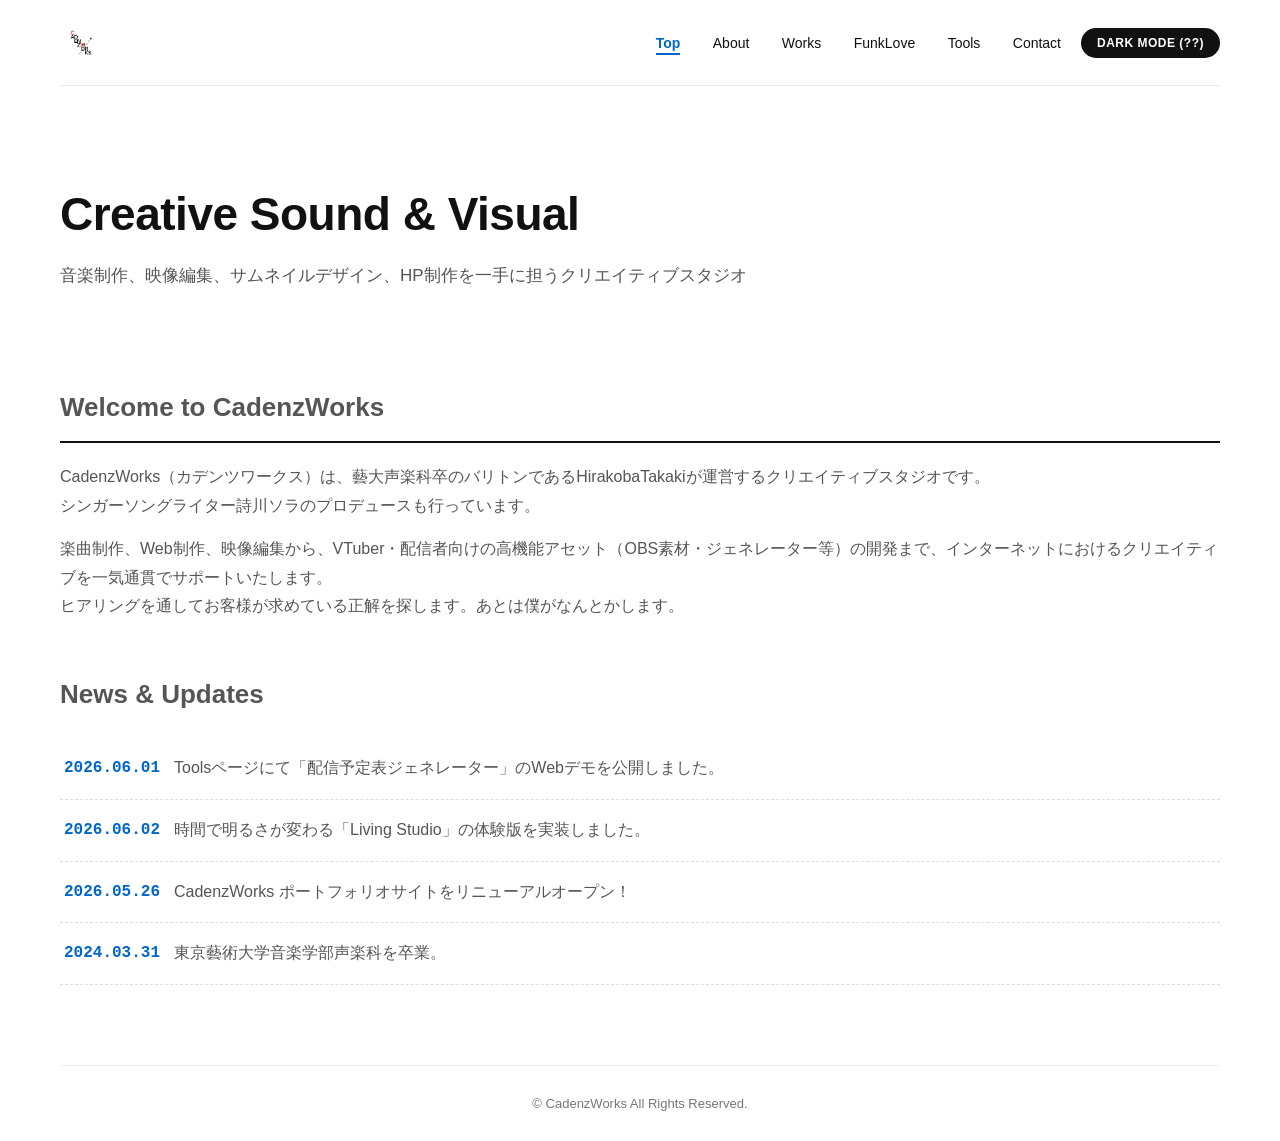
<file: index.html>
<!DOCTYPE html>
<html lang="ja">
<head>
    <script>(function(w,d,s,l,i){w[l]=w[l]||[];w[l].push({'gtm.start':
new Date().getTime(),event:'gtm.js'});var f=d.getElementsByTagName(s)[0],
j=d.createElement(s),dl=l!='dataLayer'?'&l='+l:'';j.async=true;j.src=
'https://www.googletagmanager.com/gtm.js?id='+i+dl;f.parentNode.insertBefore(j,f);
})(window,document,'script','dataLayer','GTM-MSGW2SCH');</script>
<meta charset="UTF-8">
    <meta name="viewport" content="width=device-width, initial-scale=1.0">
    <title>CadenzWorks | Top</title>
    <meta name="description" content="CadenzWorks（カデンツワークス）は音楽制作・映像編集・サムネイルデザイン・HP制作を一手に担うクリエイティブスタジオです。VTuber・配信者向けアセットの開発も行っています。">
    <meta property="og:type" content="website">
    <meta property="og:title" content="CadenzWorks | Creative Sound & Visual">
    <meta property="og:description" content="音楽制作、映像編集、サムネイルデザイン、HP制作を一手に担うクリエイティブスタジオ CadenzWorks。">
    <meta property="og:image" content="https://cadenzworks.com/images/logo.png">
    <meta property="og:url" content="https://cadenzworks.com/">
    <meta name="twitter:card" content="summary">
    <link rel="icon" type="image/png" href="images/logo.png">
    <link rel="stylesheet" href="style.css">
</head>
<body>
    <noscript><iframe src="https://www.googletagmanager.com/ns.html?id=GTM-MSGW2SCH"
height="0" width="0" style="display:none;visibility:hidden"></iframe></noscript>
<div class="bg-video-container">
        <video class="bg-video" src="images/sky.mp4" autoplay loop muted playsinline></video>
        <div class="bg-video-overlay"></div>
    </div>

    <div class="heisei-decorations">
        <div class="welcome-marquee"><marquee scrollamount="5">✨ ーーーキリ番踏み逃げ厳禁！！足跡帳にカキコしていってね！！！ ーーー ✨</marquee></div>
    </div>
    <div class="heisei-trivia-box"><span class="trivia-label">豆知識</span><span id="heisei-trivia-text"></span></div>

    <div class="site-wrapper">
        <header class="main-header">
            <a href="index.html" class="logo-link">
                <img src="images/logo.png" alt="CadenzWorks" class="site-logo-img">
            </a>
            <button class="nav-toggle" id="nav-toggle" aria-label="メニューを開く" aria-expanded="false" aria-controls="nav-area">
                <span></span><span></span><span></span>
            </button>
            <div class="nav-area" id="nav-area">
                <nav class="nav-links">
                    <a href="index.html" class="active" aria-current="page">Top</a>
                    <a href="about.html">About</a>
                    <a href="works.html">Works</a>
                    <a href="funklove.html">FunkLove</a>
                    <a href="tools.html">Tools</a>
                    <a href="contact.html">Contact</a>
                </nav>
                <div class="mode-toggle-container">
                    <button id="mode-toggle-btn" class="toggle-btn">DARK MODE (??)</button>
                </div>
            </div>
        </header>

        <main class="main-content">
            <div class="top-hero">
                <h1 class="main-title">Creative Sound & Visual</h1>
                <p class="lead-text">音楽制作、映像編集、サムネイルデザイン、HP制作を一手に担うクリエイティブスタジオ</p>
                <div class="counter-area">
                    <span class="counter-label">あなたは</span>
                    <span id="visitor-counter" class="counter-number">00004545</span>
                    <span class="counter-label">人目の訪問者です（激アツ）</span>
                </div>
            </div>

            <div class="top-content-area page-body">
                <section class="top-intro">
                    <h2>Welcome to CadenzWorks</h2>
                    <p>CadenzWorks（カデンツワークス）は、藝大声楽科卒のバリトンであるHirakobaTakakiが運営するクリエイティブスタジオです。<br>
                    シンガーソングライター詩川ソラのプロデュースも行っています。</p>
                    <p>楽曲制作、Web制作、映像編集から、VTuber・配信者向けの高機能アセット（OBS素材・ジェネレーター等）の開発まで、インターネットにおけるクリエイティブを一気通貫でサポートいたします。<br>
                    ヒアリングを通してお客様が求めている正解を探します。あとは僕がなんとかします。</p>
                </section>

                <section class="top-news">
                    <h2>News & Updates</h2>
                    <ul class="news-list">
                        <li class="news-item"><span class="news-date">2026.06.01</span><span>Toolsページにて「配信予定表ジェネレーター」のWebデモを公開しました。</span></li>
                        <li class="news-item"><span class="news-date">2026.06.02</span><span>時間で明るさが変わる「Living Studio」の体験版を実装しました。</span></li>
                        <li class="news-item"><span class="news-date">2026.05.26</span><span>CadenzWorks ポートフォリオサイトをリニューアルオープン！</span></li>
                        <li class="news-item"><span class="news-date">2024.03.31</span><span>東京藝術大学音楽学部声楽科を卒業。</span></li>
                    </ul>
                    <div class="heisei-tip">
                        <p class="comment-heading">【管理人より一言】</p>
                        <p>このサイト、実はモダンデザインの下にこの平成モードがずっと眠っています。ボタン一つで人生観が変わりますよ、たぶん。</p>
                    </div>
                </section>
            </div>
        </main>

        <footer class="main-footer">
            <p>&copy; CadenzWorks All Rights Reserved.</p>
            <p class="heisei-footer-text">管理人：Takaki / 相互リンク募集中！バナーは直リンク推奨</p>
            <div class="heisei-footer-extra">
                <span class="ranking-banner">🏆 人気ホームページランキング参加中！応援クリックお願いします★</span><br>
                <span class="env-notice">★推奨環境：Internet Explorer 6 / 解像度800×600★</span><br>
                最終更新日：2026.06.02
            </div>
        </footer>
    </div>
    <script src="script.js"></script>
</body>
</html>
</file>
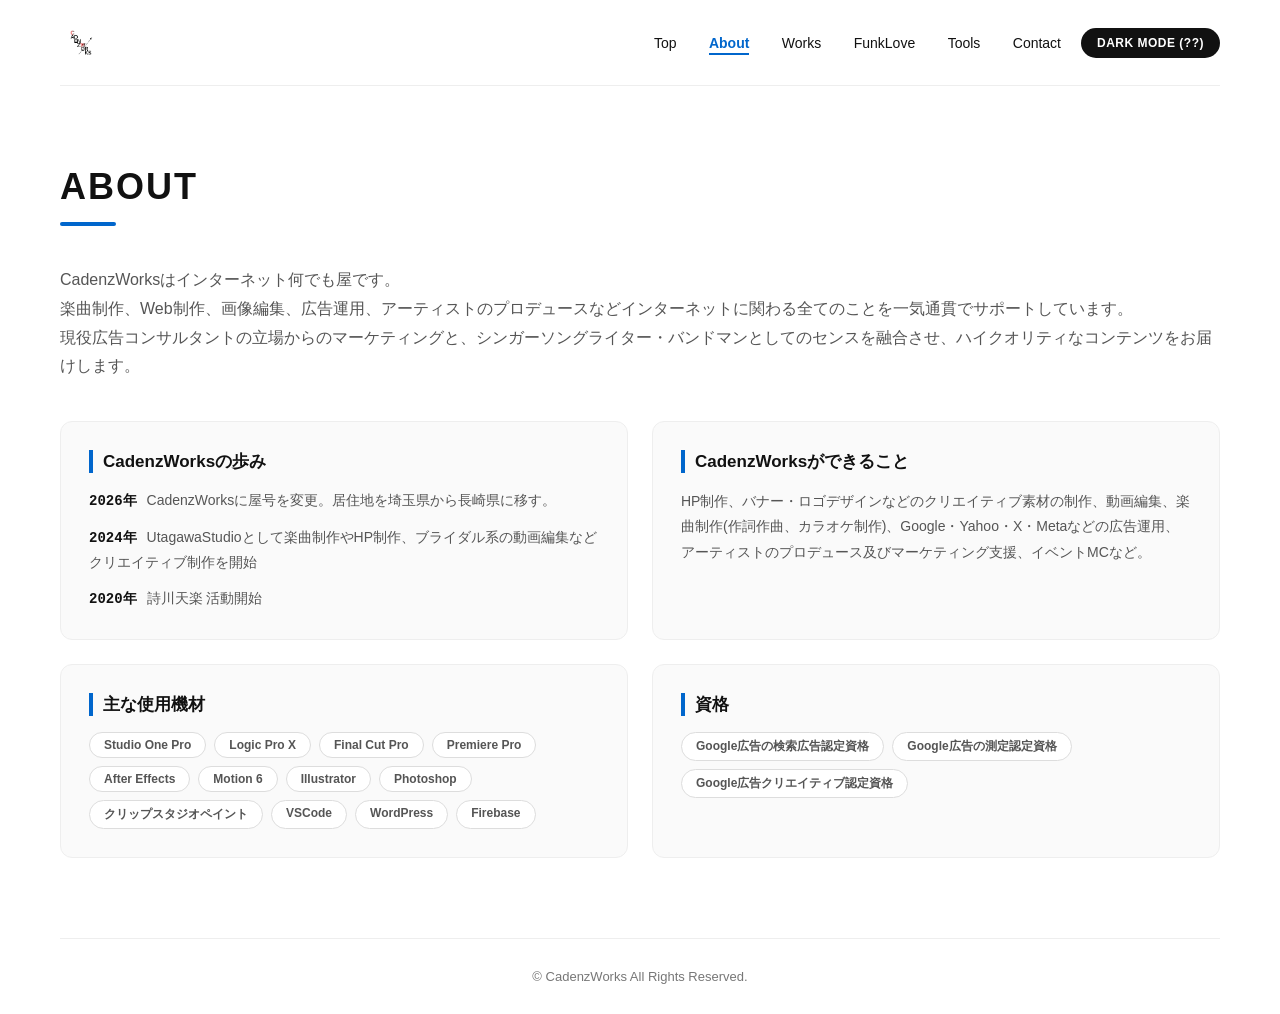
<file: about.html>
<!DOCTYPE html>
<html lang="ja">
<head>
    <script>(function(w,d,s,l,i){w[l]=w[l]||[];w[l].push({'gtm.start':
new Date().getTime(),event:'gtm.js'});var f=d.getElementsByTagName(s)[0],
j=d.createElement(s),dl=l!='dataLayer'?'&l='+l:'';j.async=true;j.src=
'https://www.googletagmanager.com/gtm.js?id='+i+dl;f.parentNode.insertBefore(j,f);
})(window,document,'script','dataLayer','GTM-MSGW2SCH');</script>
<meta charset="UTF-8">
    <meta name="viewport" content="width=device-width, initial-scale=1.0">
    <title>About | CadenzWorks</title>
    <meta name="description" content="CadenzWorks代表・Takakiのプロフィールと沿革、対応可能な業務、使用機材、保有資格をご紹介します。">
    <meta property="og:type" content="website">
    <meta property="og:title" content="About | CadenzWorks">
    <meta property="og:description" content="CadenzWorks代表・Takakiのプロフィールと沿革、対応可能な業務をご紹介します。">
    <meta property="og:image" content="https://cadenzworks.com/images/logo.png">
    <meta property="og:url" content="https://cadenzworks.com/about.html">
    <meta name="twitter:card" content="summary">
    <link rel="icon" type="image/png" href="images/logo.png">
    <link rel="stylesheet" href="style.css">
</head>
<body>
    <noscript><iframe src="https://www.googletagmanager.com/ns.html?id=GTM-MSGW2SCH"
height="0" width="0" style="display:none;visibility:hidden"></iframe></noscript>
<div class="bg-video-container">
        <video class="bg-video" src="images/sky.mp4" autoplay loop muted playsinline></video>
        <div class="bg-video-overlay"></div>
    </div>
    <div class="heisei-decorations">
        <div class="welcome-marquee"><marquee scrollamount="5">✨ ーーーキリ番踏み逃げ厳禁！！足跡帳にカキコしていってね！！！ ーーー ✨</marquee></div>
    </div>
    <div class="heisei-trivia-box"><span class="trivia-label">豆知識</span><span id="heisei-trivia-text"></span></div>
    <div class="site-wrapper">
        <header class="main-header">
            <a href="index.html" class="logo-link">
                <img src="images/logo.png" alt="CadenzWorks" class="site-logo-img">
            </a>
            <button class="nav-toggle" id="nav-toggle" aria-label="メニューを開く" aria-expanded="false" aria-controls="nav-area">
                <span></span><span></span><span></span>
            </button>
            <div class="nav-area" id="nav-area">
                <nav class="nav-links">
                    <a href="index.html">Top</a>
                    <a href="about.html" class="active" aria-current="page">About</a>
                    <a href="works.html">Works</a>
                    <a href="funklove.html">FunkLove</a>
                    <a href="tools.html">Tools</a>
                    <a href="contact.html">Contact</a>
                </nav>
                <div class="mode-toggle-container">
                    <button id="mode-toggle-btn" class="toggle-btn">DARK MODE (??)</button>
                </div>
            </div>
        </header>
        <main class="main-content">
            <h2 class="page-title">ABOUT</h2>
            <div class="page-body">
                <p>CadenzWorksはインターネット何でも屋です。</p>
                <p>楽曲制作、Web制作、画像編集、広告運用、アーティストのプロデュースなどインターネットに関わる全てのことを一気通貫でサポートしています。</p>
                <p>現役広告コンサルタントの立場からのマーケティングと、シンガーソングライター・バンドマンとしてのセンスを融合させ、ハイクオリティなコンテンツをお届けします。</p>
                <div class="heisei-tip">
                    <p class="comment-heading">【管理人プロフィール（自己申告制）】</p>
                    <p>
                        名前：Takaki（詩川天楽）<br>
                        血液型：気にしたことがない<br>
                        趣味：作曲・食べ歩き・たまに筋トレ<br>
                        特技：締切ギリギリでもなんとかする力<br>
                        座右の銘：「あとは僕がなんとかします」<br>
                        一言：このサイトを平成モードで見てくれてありがとう。相互リンクも募集中です。
                    </p>
                </div>
            </div>

            <div class="about-grid">
                <section class="about-card">
                    <h3>CadenzWorksの歩み</h3>
                    <ul class="about-timeline">
                        <li><span class="about-year">2026年</span>CadenzWorksに屋号を変更。居住地を埼玉県から長崎県に移す。</li>
                        <li><span class="about-year">2024年</span>UtagawaStudioとして楽曲制作やHP制作、ブライダル系の動画編集などクリエイティブ制作を開始</li>
                        <li><span class="about-year">2020年</span>詩川天楽 活動開始</li>
                    </ul>
                </section>

                <section class="about-card">
                    <h3>CadenzWorksができること</h3>
                    <p>HP制作、バナー・ロゴデザインなどのクリエイティブ素材の制作、動画編集、楽曲制作(作詞作曲、カラオケ制作)、Google・Yahoo・X・Metaなどの広告運用、アーティストのプロデュース及びマーケティング支援、イベントMCなど。</p>
                </section>

                <section class="about-card">
                    <h3>主な使用機材</h3>
                    <ul class="about-tag-list">
                        <li>Studio One Pro</li><li>Logic Pro X</li><li>Final Cut Pro</li><li>Premiere Pro</li><li>After Effects</li><li>Motion 6</li><li>Illustrator</li><li>Photoshop</li><li>クリップスタジオペイント</li><li>VSCode</li><li>WordPress</li><li>Firebase</li>
                    </ul>
                </section>

                <section class="about-card">
                    <h3>資格</h3>
                    <ul class="about-tag-list">
                        <li>Google広告の検索広告認定資格</li><li>Google広告の測定認定資格</li><li>Google広告クリエイティブ認定資格</li>
                    </ul>
                </section>
            </div>
        </main>
        <footer class="main-footer">
            <p>&copy; CadenzWorks All Rights Reserved.</p>
            <p class="heisei-footer-text">管理人：Takaki / 相互リンク募集中！バナーは直リンク推奨</p>
            <div class="heisei-footer-extra">
                <span class="ranking-banner">🏆 人気ホームページランキング参加中！応援クリックお願いします★</span><br>
                <span class="env-notice">★推奨環境：Internet Explorer 6 / 解像度800×600★</span><br>
                最終更新日：2026.06.02
            </div>
        </footer>
    </div>
    <script src="script.js"></script>
</body>
</html>
</file>
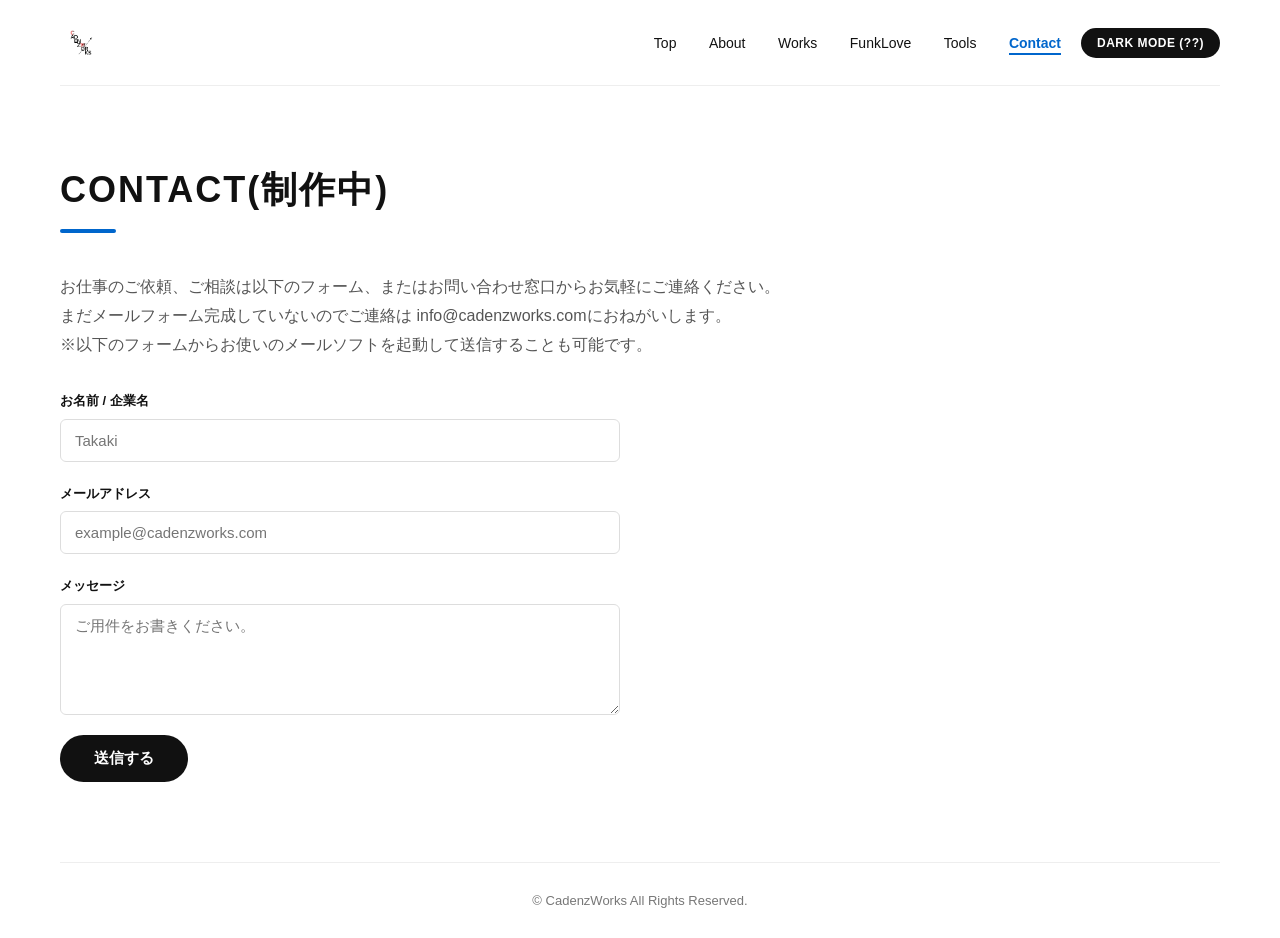
<file: contact.html>
<!DOCTYPE html>
<html lang="ja">
<head>
    <script>(function(w,d,s,l,i){w[l]=w[l]||[];w[l].push({'gtm.start':
new Date().getTime(),event:'gtm.js'});var f=d.getElementsByTagName(s)[0],
j=d.createElement(s),dl=l!='dataLayer'?'&l='+l:'';j.async=true;j.src=
'https://www.googletagmanager.com/gtm.js?id='+i+dl;f.parentNode.insertBefore(j,f);
})(window,document,'script','dataLayer','GTM-MSGW2SCH');</script>
<meta charset="UTF-8">
    <meta name="viewport" content="width=device-width, initial-scale=1.0">
    <title>Contact | CadenzWorks</title>
    <meta name="description" content="CadenzWorksへのお仕事のご依頼・ご相談はこちらから。楽曲制作、Web制作、映像編集など各種クリエイティブ制作を承っております。">
    <meta property="og:type" content="website">
    <meta property="og:title" content="Contact | CadenzWorks">
    <meta property="og:description" content="お仕事のご依頼・ご相談はこちらから。">
    <meta property="og:image" content="https://cadenzworks.com/images/logo.png">
    <meta property="og:url" content="https://cadenzworks.com/contact.html">
    <meta name="twitter:card" content="summary">
    <link rel="icon" type="image/png" href="images/logo.png">
    <link rel="stylesheet" href="style.css">
</head>
<body>
    <noscript><iframe src="https://www.googletagmanager.com/ns.html?id=GTM-MSGW2SCH"
height="0" width="0" style="display:none;visibility:hidden"></iframe></noscript>
<div class="bg-video-container">
        <video class="bg-video" src="images/sky.mp4" autoplay loop muted playsinline></video>
        <div class="bg-video-overlay"></div>
    </div>
    <div class="heisei-decorations">
        <div class="welcome-marquee"><marquee scrollamount="5">✨ ーーーキリ番踏み逃げ厳禁！！足跡帳にカキコしていってね！！！ 足跡帳なんて無いけどね★ミーーー ✨</marquee></div>
    </div>
    <div class="heisei-trivia-box"><span class="trivia-label">豆知識</span><span id="heisei-trivia-text"></span></div>
    <div class="site-wrapper">
        <header class="main-header">
            <a href="index.html" class="logo-link">
                <img src="images/logo.png" alt="CadenzWorks" class="site-logo-img">
            </a>
            <button class="nav-toggle" id="nav-toggle" aria-label="メニューを開く" aria-expanded="false" aria-controls="nav-area">
                <span></span><span></span><span></span>
            </button>
            <div class="nav-area" id="nav-area">
                <nav class="nav-links">
                    <a href="index.html">Top</a>
                    <a href="about.html">About</a>
                    <a href="works.html">Works</a>
                    <a href="funklove.html">FunkLove</a>
                    <a href="tools.html">Tools</a>
                    <a href="contact.html" class="active" aria-current="page">Contact</a>
                </nav>
                <div class="mode-toggle-container">
                    <button id="mode-toggle-btn" class="toggle-btn">DARK MODE (??)</button>
                </div>
            </div>
        </header>
        <main class="main-content">
            <h2 class="page-title">CONTACT(制作中)</h2>
            <div class="page-body">
                <p>お仕事のご依頼、ご相談は以下のフォーム、またはお問い合わせ窓口からお気軽にご連絡ください。<br>
                まだメールフォーム完成していないのでご連絡は info@cadenzworks.comにおねがいします。</p>
                <p>※以下のフォームからお使いのメールソフトを起動して送信することも可能です。</p>
                <form class="dummy-form">
                    <div class="form-group">
                        <label for="name">お名前 / 企業名</label>
                        <input type="text" id="name" placeholder="Takaki" required>
                    </div>
                    <div class="form-group">
                        <label for="email">メールアドレス</label>
                        <input type="email" id="email" placeholder="example@cadenzworks.com" required>
                    </div>
                    <div class="form-group">
                        <label for="message">メッセージ</label>
                        <textarea id="message" rows="5" placeholder="ご用件をお書きください。" required></textarea>
                    </div>
                    <button type="submit" class="submit-btn">送信する</button>
                </form>
                <div class="heisei-tip">
                    <p class="comment-heading">【管理人より返信について】</p>
                    <p>返信は基本的に3日以内を心がけていますが、締切前は察してください。急ぎの場合はXのDMの方が早いです。</p>
                </div>
            </div>
        </main>
        <footer class="main-footer">
            <p>&copy; CadenzWorks All Rights Reserved.</p>
            <p class="heisei-footer-text">管理人：Takaki / 相互リンク募集中！バナーは直リンク推奨</p>
            <div class="heisei-footer-extra">
                <span class="ranking-banner">🏆 人気ホームページランキング参加中！応援クリックお願いします★</span><br>
                <span class="env-notice">★推奨環境：Internet Explorer 6 / 解像度800×600★</span><br>
                最終更新日：2026.06.02
            </div>
        </footer>
    </div>
    <script src="script.js"></script>
</body>
</html>
</file>
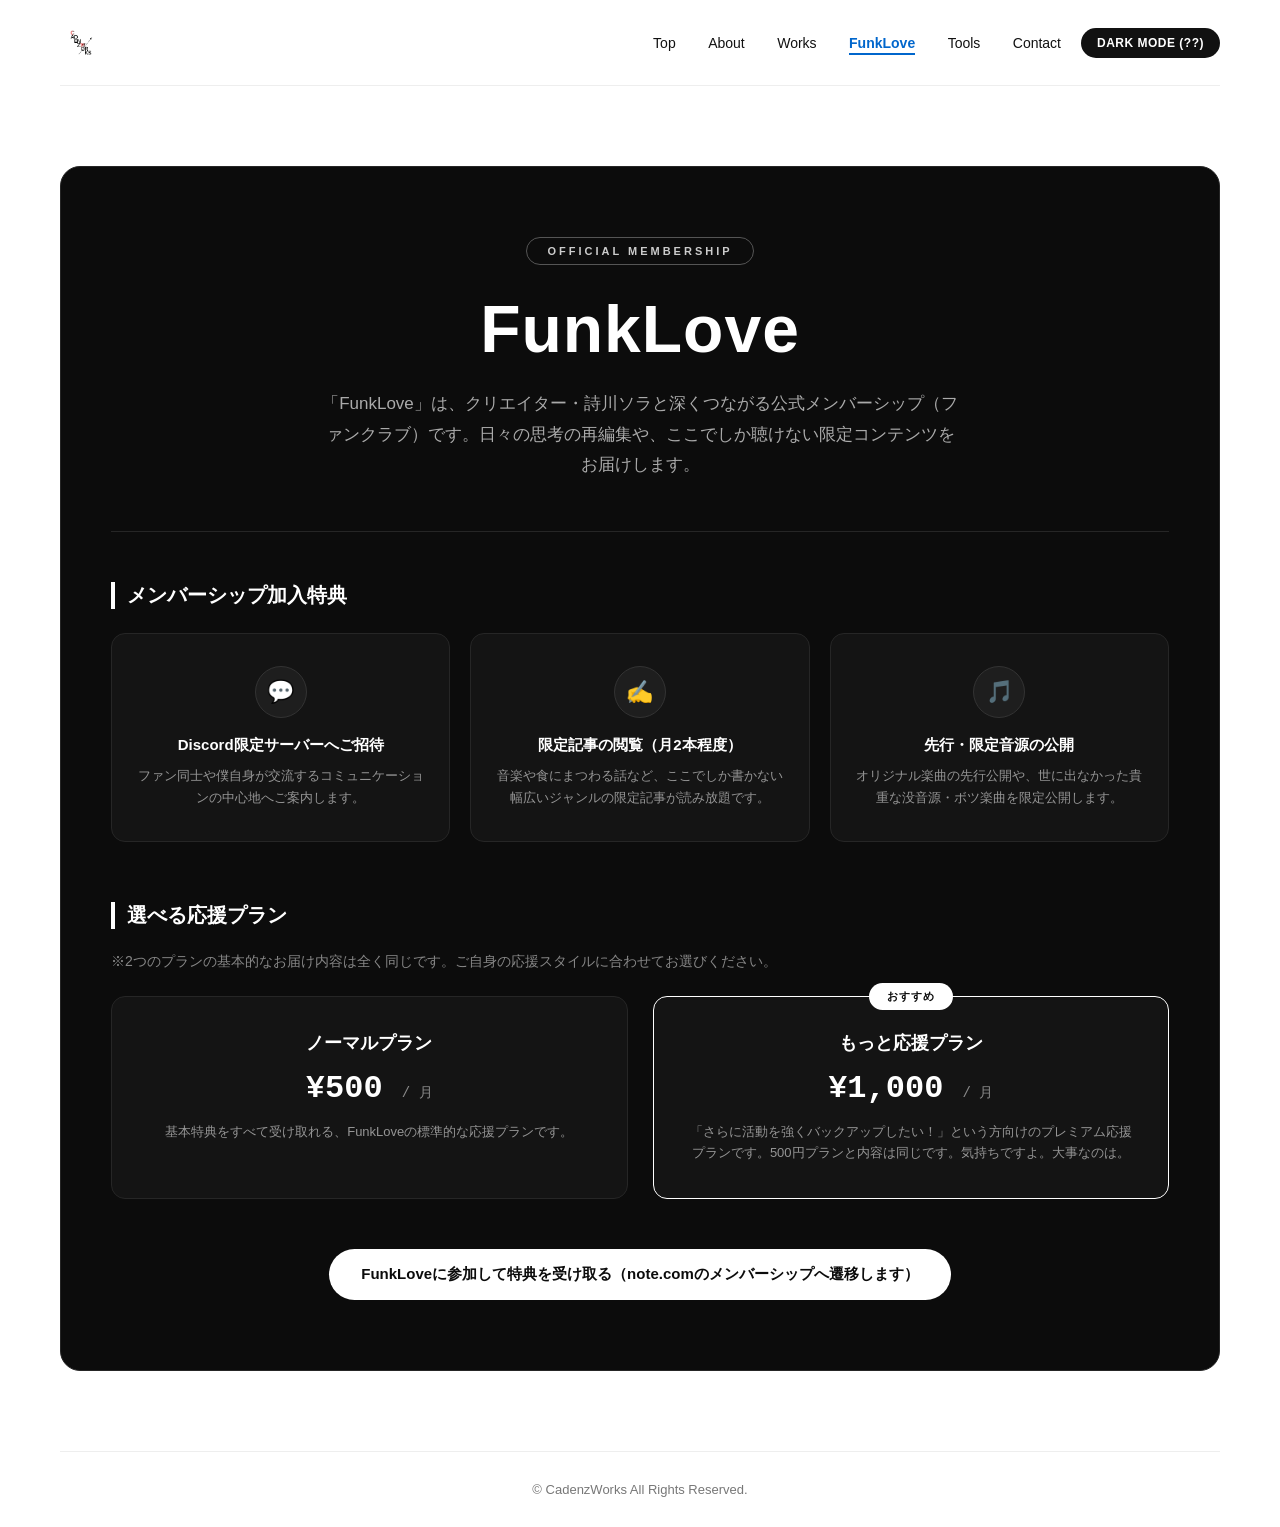
<file: funklove.html>
<!DOCTYPE html>
<html lang="ja">
<head>
    <script>(function(w,d,s,l,i){w[l]=w[l]||[];w[l].push({'gtm.start':
new Date().getTime(),event:'gtm.js'});var f=d.getElementsByTagName(s)[0],
j=d.createElement(s),dl=l!='dataLayer'?'&l='+l:'';j.async=true;j.src=
'https://www.googletagmanager.com/gtm.js?id='+i+dl;f.parentNode.insertBefore(j,f);
})(window,document,'script','dataLayer','GTM-MSGW2SCH');</script>
<meta charset="UTF-8">
    <meta name="viewport" content="width=device-width, initial-scale=1.0">
    <title>FunkLove | CadenzWorks</title>
    <meta name="description" content="詩川ソラの公式メンバーシップ「FunkLove」。限定記事や先行音源、Discordコミュニティなど、応援プランに応じた特典をご用意しています。">
    <meta property="og:type" content="website">
    <meta property="og:title" content="FunkLove | CadenzWorks">
    <meta property="og:description" content="詩川ソラの公式メンバーシップ「FunkLove」の特典と応援プランのご案内。">
    <meta property="og:image" content="https://cadenzworks.com/images/logo.png">
    <meta property="og:url" content="https://cadenzworks.com/funklove.html">
    <meta name="twitter:card" content="summary">
    <link rel="icon" type="image/png" href="images/logo.png">
    <link rel="stylesheet" href="style.css">
</head>
<body>
    <noscript><iframe src="https://www.googletagmanager.com/ns.html?id=GTM-MSGW2SCH"
height="0" width="0" style="display:none;visibility:hidden"></iframe></noscript>
<div class="bg-video-container">
        <video class="bg-video" src="images/sky.mp4" autoplay loop muted playsinline></video>
        <div class="bg-video-overlay"></div>
    </div>
    <div class="heisei-decorations">
        <div class="welcome-marquee"><marquee scrollamount="5">✨ ーーーキリ番踏み逃げ厳禁！！足跡帳にカキコしていってね！！！ ーーー ✨</marquee></div>
    </div>
    <div class="heisei-trivia-box"><span class="trivia-label">豆知識</span><span id="heisei-trivia-text"></span></div>
    <div class="site-wrapper">
        <header class="main-header">
            <a href="index.html" class="logo-link">
                <img src="images/logo.png" alt="CadenzWorks" class="site-logo-img">
            </a>
            <button class="nav-toggle" id="nav-toggle" aria-label="メニューを開く" aria-expanded="false" aria-controls="nav-area">
                <span></span><span></span><span></span>
            </button>
            <div class="nav-area" id="nav-area">
                <nav class="nav-links">
                    <a href="index.html">Top</a>
                    <a href="about.html">About</a>
                    <a href="works.html">Works</a>
                    <a href="funklove.html" class="active" aria-current="page">FunkLove</a>
                    <a href="tools.html">Tools</a>
                    <a href="contact.html">Contact</a>
                </nav>
                <div class="mode-toggle-container">
                    <button id="mode-toggle-btn" class="toggle-btn">DARK MODE (??)</button>
                </div>
            </div>
        </header>
        <main class="main-content">
            <div class="funklove-shell">
                <section class="funklove-hero">
                    <span class="funklove-badge">OFFICIAL MEMBERSHIP</span>
                    <h1 class="funklove-title">FunkLove</h1>
                    <p class="membership-lead">「FunkLove」は、クリエイター・詩川ソラと深くつながる公式メンバーシップ（ファンクラブ）です。日々の思考の再編集や、ここでしか聴けない限定コンテンツをお届けします。</p>
                </section>

                <div class="membership-features">
                    <h3>メンバーシップ加入特典</h3>
                    <div class="feature-grid">
                        <div class="feature-item">
                            <div class="feature-icon">💬</div>
                            <h4>Discord限定サーバーへご招待</h4>
                            <p>ファン同士や僕自身が交流するコミュニケーションの中心地へご案内します。</p>
                        </div>
                        <div class="feature-item">
                            <div class="feature-icon">✍️</div>
                            <h4>限定記事の閲覧（月2本程度）</h4>
                            <p>音楽や食にまつわる話など、ここでしか書かない幅広いジャンルの限定記事が読み放題です。</p>
                        </div>
                        <div class="feature-item">
                            <div class="feature-icon">🎵</div>
                            <h4>先行・限定音源の公開</h4>
                            <p>オリジナル楽曲の先行公開や、世に出なかった貴重な没音源・ボツ楽曲を限定公開します。</p>
                        </div>
                    </div>
                </div>
                <div class="membership-plans-container">
                    <h3>選べる応援プラン</h3>
                    <p class="plan-notice">※2つのプランの基本的なお届け内容は全く同じです。ご自身の応援スタイルに合わせてお選びください。</p>
                    <div class="plan-tables-wrapper">
                        <a href="https://note.com/utagawasora/membership/join" target="_blank" class="plan-card">
                            <h4 class="plan-name">ノーマルプラン</h4>
                            <div class="plan-price">¥500 <span>/ 月</span></div>
                            <p class="plan-desc">基本特典をすべて受け取れる、FunkLoveの標準的な応援プランです。</p>
                        </a>
                        <a href="https://note.com/utagawasora/membership/join" target="_blank" class="plan-card plan-premium">
                            <span class="plan-badge">おすすめ</span>
                            <h4 class="plan-name">もっと応援プラン</h4>
                            <div class="plan-price">¥1,000 <span>/ 月</span></div>
                            <p class="plan-desc">「さらに活動を強くバックアップしたい！」という方向けのプレミアム応援プランです。500円プランと内容は同じです。気持ちですよ。大事なのは。</p>
                        </a>
                    </div>
                </div>
                <div class="btn-area">
                    <a href="https://note.com/utagawasora/membership/info" target="_blank" class="cta-button funklove-cta">FunkLoveに参加して特典を受け取る（note.comのメンバーシップへ遷移します）</a>
                </div>
                <div class="heisei-tip">
                    <p class="comment-heading">【管理人よりここだけの話】</p>
                    <p>「もっと応援プラン」に入っても中身は500円プランと全く同じです。差額は完全に気持ちです。でもその気持ちが一番うれしかったりします。</p>
                </div>
            </div>
        </main>
        <footer class="main-footer">
            <p>&copy; CadenzWorks All Rights Reserved.</p>
            <p class="heisei-footer-text">管理人：Takaki / 相互リンク募集中！バナーは直リンク推奨</p>
            <div class="heisei-footer-extra">
                <span class="ranking-banner">🏆 人気ホームページランキング参加中！応援クリックお願いします★</span><br>
                <span class="env-notice">★推奨環境：Internet Explorer 6 / 解像度800×600★</span><br>
                最終更新日：2026.06.02
            </div>
        </footer>
    </div>
    <script src="script.js"></script>
</body>
</html>
</file>
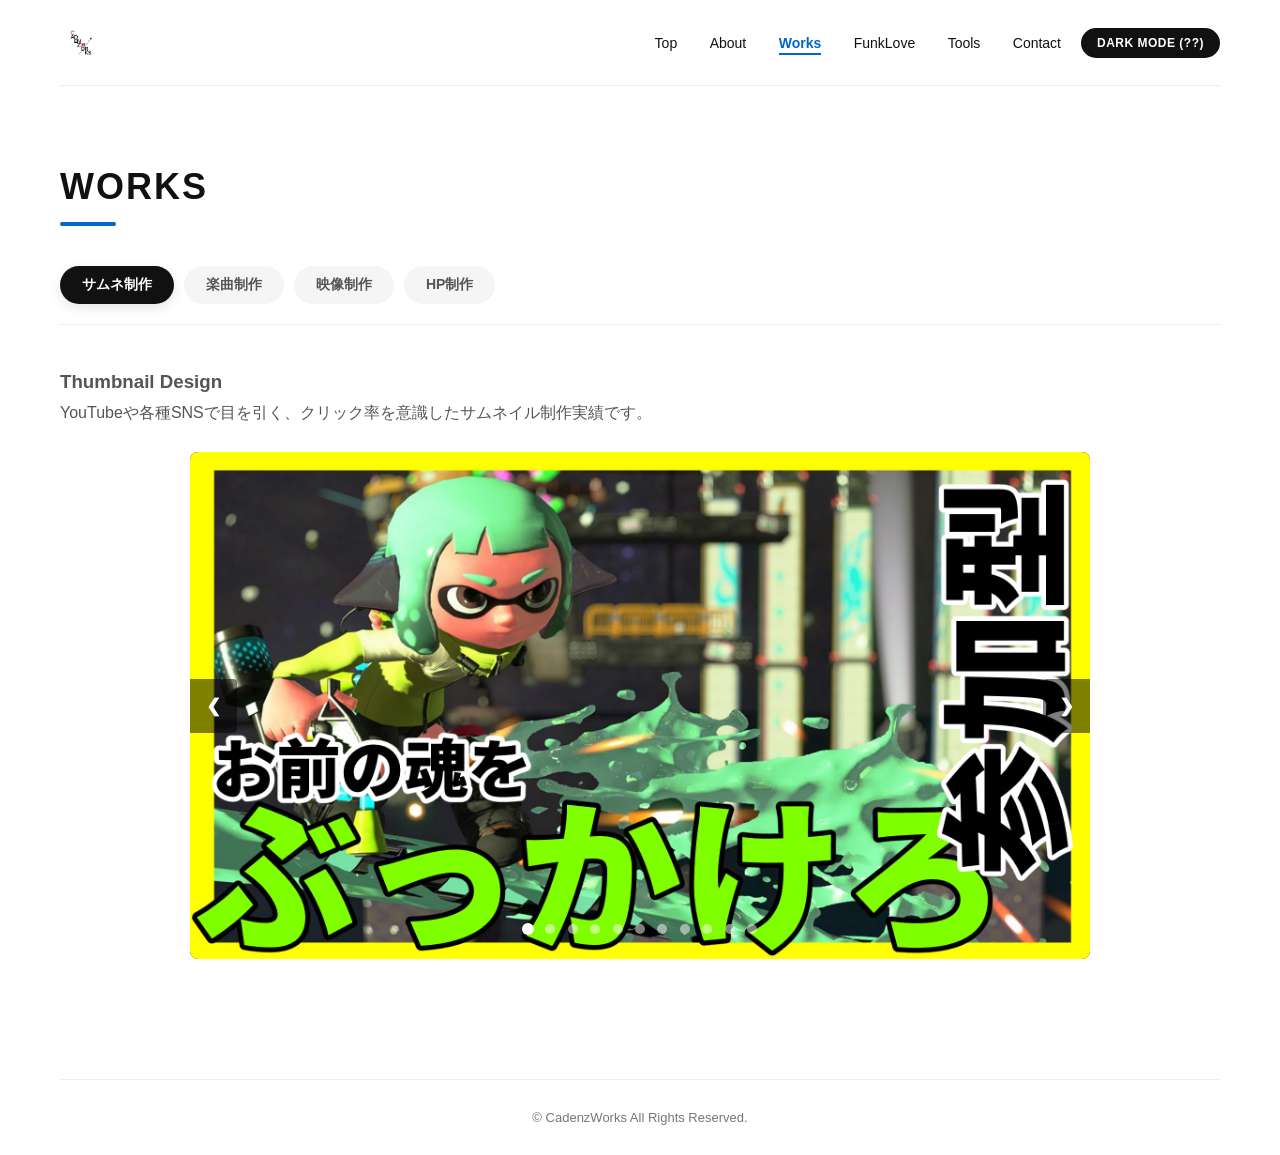
<file: works.html>
<!DOCTYPE html>
<html lang="ja">
<head>
    <script>(function(w,d,s,l,i){w[l]=w[l]||[];w[l].push({'gtm.start':
new Date().getTime(),event:'gtm.js'});var f=d.getElementsByTagName(s)[0],
j=d.createElement(s),dl=l!='dataLayer'?'&l='+l:'';j.async=true;j.src=
'https://www.googletagmanager.com/gtm.js?id='+i+dl;f.parentNode.insertBefore(j,f);
})(window,document,'script','dataLayer','GTM-MSGW2SCH');</script>
<meta charset="UTF-8">
    <meta name="viewport" content="width=device-width, initial-scale=1.0">
    <title>Works | CadenzWorks</title>
    <meta name="description" content="サムネイル制作、楽曲制作、映像制作、HP制作の実績をご紹介。CadenzWorksが手がけたクリエイティブ作品集です。">
    <meta property="og:type" content="website">
    <meta property="og:title" content="Works | CadenzWorks">
    <meta property="og:description" content="サムネイル制作、楽曲制作、映像制作、HP制作の実績をご紹介。">
    <meta property="og:image" content="https://cadenzworks.com/images/logo.png">
    <meta property="og:url" content="https://cadenzworks.com/works.html">
    <meta name="twitter:card" content="summary">
    <link rel="icon" type="image/png" href="images/logo.png">
    <link rel="stylesheet" href="style.css">
</head>
<body>
    <noscript><iframe src="https://www.googletagmanager.com/ns.html?id=GTM-MSGW2SCH"
height="0" width="0" style="display:none;visibility:hidden"></iframe></noscript>
<div class="bg-video-container">
        <video class="bg-video" src="images/sky.mp4" autoplay loop muted playsinline></video>
        <div class="bg-video-overlay"></div>
    </div>
    <div class="heisei-decorations">
        <div class="welcome-marquee"><marquee scrollamount="5">✨ ーーーキリ番踏み逃げ厳禁！！足跡帳にカキコしていってね！！！ ーーー ✨</marquee></div>
    </div>
    <div class="heisei-trivia-box"><span class="trivia-label">豆知識</span><span id="heisei-trivia-text"></span></div>
    <div class="site-wrapper">
        <header class="main-header">
            <a href="index.html" class="logo-link">
                <img src="images/logo.png" alt="CadenzWorks" class="site-logo-img">
            </a>
            <button class="nav-toggle" id="nav-toggle" aria-label="メニューを開く" aria-expanded="false" aria-controls="nav-area">
                <span></span><span></span><span></span>
            </button>
            <div class="nav-area" id="nav-area">
                <nav class="nav-links">
                    <a href="index.html">Top</a>
                    <a href="about.html">About</a>
                    <a href="works.html" class="active" aria-current="page">Works</a>
                    <a href="funklove.html">FunkLove</a>
                    <a href="tools.html">Tools</a>
                    <a href="contact.html">Contact</a>
                </nav>
                <div class="mode-toggle-container">
                    <button id="mode-toggle-btn" class="toggle-btn">DARK MODE (??)</button>
                </div>
            </div>
        </header>
        <main class="main-content">
            <h2 class="page-title">WORKS</h2>
            <div class="tabs-container">
                <button class="tab-btn active" data-tab="thumb">サムネ制作</button>
                <button class="tab-btn" data-tab="music">楽曲制作</button>
                <button class="tab-btn" data-tab="video">映像制作</button>
                <button class="tab-btn" data-tab="hp">HP制作</button>
            </div>
            <div class="page-body">
                <div id="thumb" class="tab-panel active">
                    <h3>Thumbnail Design</h3>
                    <p class="works-description">YouTubeや各種SNSで目を引く、クリック率を意識したサムネイル制作実績です。</p>
                    <div class="slideshow-container">
                        <div class="slides-wrapper">
                            <div class="slide active"><img src="images/0.jpg" alt="サムネイル実績0"></div>
                            <div class="slide"><img src="images/1.jpg" alt="サムネイル実績1"></div>
                            <div class="slide"><img src="images/2.jpg" alt="サムネイル実績2"></div>
                            <div class="slide"><img src="images/3.jpg" alt="サムネイル実績3"></div>
                            <div class="slide"><img src="images/4.jpg" alt="サムネイル実績4"></div>
                            <div class="slide"><img src="images/5.jpg" alt="サムネイル実績5"></div>
                            <div class="slide"><img src="images/6.jpg" alt="サムネイル実績6"></div>
                            <div class="slide"><img src="images/7.jpg" alt="サムネイル実績7"></div>
                            <div class="slide"><img src="images/8.jpg" alt="サムネイル実績8"></div>
                            <div class="slide"><img src="images/9.jpg" alt="サムネイル実績9"></div>
                            <div class="slide"><img src="images/10.jpg" alt="サムネイル実績10"></div>
                        </div>
                        <button class="slide-prev-btn" id="slide-prev" aria-label="前の画像へ">&#10094;</button>
                        <button class="slide-next-btn" id="slide-next" aria-label="次の画像へ">&#10095;</button>
                        <div class="slide-dots">
                            <span class="dot active" data-slide="0"></span>
                            <span class="dot" data-slide="1"></span>
                            <span class="dot" data-slide="2"></span>
                            <span class="dot" data-slide="3"></span>
                            <span class="dot" data-slide="4"></span>
                            <span class="dot" data-slide="5"></span>
                            <span class="dot" data-slide="6"></span>
                            <span class="dot" data-slide="7"></span>
                            <span class="dot" data-slide="8"></span>
                            <span class="dot" data-slide="9"></span>
                            <span class="dot" data-slide="10"></span>
                        </div>
                    </div>
                    <div class="heisei-tip">
                        <p class="comment-heading">【管理人Utagawaの一言解説】</p>
                        <p>クリック率を上げるコツは「文字を大きく、色数を絞る」こと。目立たせたい部分は1箇所に絞るのが鉄則です。</p>
                    </div>
                </div>
                <div id="music" class="tab-panel">
                    <h3>Music Production</h3>
                    <p class="works-description">オリジナル楽曲、BGM、ジングル、バンドアレンジなど、DTMを駆使したクリエイティブな楽曲制作実績です。</p>
                    <div class="music-works-container">
                        <div class="music-section">
                            <h4 class="music-sub-title">■ 作曲提供実績 (Composition)</h4>
                            <p class="music-section-desc">メロディ構築、トラックメイク、編曲・ミックスまで一貫して手掛けた楽曲の再生リストです。</p>
                            <div class="video-responsive-box">
                                <iframe width="560" height="315" src="https://www.youtube.com/embed/videoseries?si=QNzWn9Fb7-w3fh4H&amp;list=PLi-nZUPniI6oEf54c5WQu8O2j3v803c8X" title="YouTube video player" frameborder="0" allow="accelerometer; autoplay; clipboard-write; encrypted-media; gyroscope; picture-in-picture; web-share" referrerpolicy="strict-origin-when-cross-origin" allowfullscreen></iframe>
                            </div>
                            <div class="heisei-music-comment">
                                <p class="comment-heading">【管理人Utagawaの一言解説】</p>
                                <p>メイン使用DAW: Studio One</p>
                            </div>
                        </div>
                        <div class="music-section">
                            <h4 class="music-sub-title">■ 作詞提供実績 (Lyrics)</h4>
                            <p class="music-section-desc">世界観に寄り添い、言葉の響きやアーティストの個性を引き出す言葉を紡いだ作詞提供の再生リストです。随時リストは追加されています</p>
                            <div class="video-responsive-box">
                                <iframe width="560" height="315" src="https://www.youtube.com/embed/videoseries?si=FrvQ5VRrj75dvcR1&amp;list=PLi-nZUPniI6pkd2zz2sOPLy-xD8Hp_AkD" title="YouTube video player" frameborder="0" allow="accelerometer; autoplay; clipboard-write; encrypted-media; gyroscope; picture-in-picture; web-share" referrerpolicy="strict-origin-when-cross-origin" allowfullscreen></iframe>
                            </div>
                            <div class="heisei-music-comment">
                                <p class="comment-heading">【管理人Utagawaの一言解説】</p>
                                <p>文学的なアプローチを意識したエモーショナルな歌詞。言葉のイントネーションとメロディの噛み合わせを最優先しています。</p>
                            </div>
                        </div>
                    </div>
                </div>
                <div id="video" class="tab-panel">
                    <h3>Video Editing</h3>
                    <p class="works-description">MV（ミュージックビデオ）、PR動画、YouTube向けコンテンツなど、編集からディレクションまで担当した映像制作実績です。</p>
                    <div class="video-works-container">
                        <div class="video-section">
                            <div class="video-responsive-box">
                                <iframe width="560" height="315" src="https://www.youtube.com/embed/videoseries?si=Hgf2jYORacyQrlgn&amp;list=PLi-nZUPniI6oxV8BSuS__7Tfp65tI32ZW" title="YouTube video player" frameborder="0" allow="accelerometer; autoplay; clipboard-write; encrypted-media; gyroscope; picture-in-picture; web-share" referrerpolicy="strict-origin-when-cross-origin" allowfullscreen></iframe>
                            </div>
                            <div class="heisei-video-comment">
                                <p class="comment-heading">【🎥 シネマティックスペース：管理人より】</p>
                                <p>各種動画作品集を公開中。カットワーク、色調整、音ハメにこだわった作品たちです。ごゆっくりご視聴ください。</p>
                            </div>
                        </div>
                    </div>
                </div>
                <div id="hp" class="tab-panel">
                    <h3>Web Development</h3>
                    <p class="works-description">HP、LPを始め、配信者向けの配信素材を多数制作、販売。オーダーメイドの制作も行っております。</p>
                    <div class="slideshow-container hp-slideshow">
                        <div class="slides-wrapper">
                            <div class="hp-slide active">
                                <div class="hp-mock-pair">
                                    <div class="mock-device device-pc"><div class="device-screen"><img src="images/00.png" alt="HP実績1 PC版"></div><div class="device-stand"></div></div>
                                    <div class="mock-device device-sp"><div class="device-screen"><img src="images/01.png" alt="HP実績1 スマホ版"></div><div class="device-home-btn"></div></div>
                                </div>
                            </div>
                            <div class="hp-slide">
                                <div class="hp-mock-pair">
                                    <div class="mock-device device-pc"><div class="device-screen"><img src="images/02.png" alt="HP実績2 PC版"></div><div class="device-stand"></div></div>
                                    <div class="mock-device device-sp"><div class="device-screen"><img src="images/03.png" alt="HP実績2 スマホ版"></div><div class="device-home-btn"></div></div>
                                </div>
                            </div>
                            <div class="hp-slide">
                                <div class="hp-mock-pair">
                                    <div class="mock-device device-pc"><div class="device-screen"><img src="images/04.png" alt="HP実績3 PC版"></div><div class="device-stand"></div></div>
                                    <div class="mock-device device-sp"><div class="device-screen"><img src="images/05.png" alt="HP実績3 スマホ版"></div><div class="device-home-btn"></div></div>
                                </div>
                            </div>
                        </div>
                        <button class="slide-prev-btn" id="hp-slide-prev" aria-label="前の実績へ">&#10094;</button>
                        <button class="slide-next-btn" id="hp-slide-next" aria-label="次の実績へ">&#10095;</button>
                        <div class="slide-dots">
                            <span class="hp-dot active" data-hp-slide="0"></span>
                            <span class="hp-dot" data-hp-slide="1"></span>
                            <span class="hp-dot" data-hp-slide="2"></span>
                        </div>
                    </div>
                    <div class="heisei-tip">
                        <p class="comment-heading">【管理人より制作こぼれ話】</p>
                        <p>PC版とスマホ版、両方でちゃんと見え方を確認してから納品しています。地味ですが一番大事な工程です。</p>
                    </div>
                </div>
            </div>
        </main>
        <footer class="main-footer">
            <p>&copy; CadenzWorks All Rights Reserved.</p>
            <p class="heisei-footer-text">管理人：Takaki / 相互リンク募集中！バナーは直リンク推奨</p>
            <div class="heisei-footer-extra">
                <span class="ranking-banner">🏆 人気ホームページランキング参加中！応援クリックお願いします★</span><br>
                <span class="env-notice">★推奨環境：Internet Explorer 6 / 解像度800×600★</span><br>
                最終更新日：2026.06.02
            </div>
        </footer>
    </div>
    <script src="script.js"></script>
</body>
</html>
</file>
<file: style.css>
/* ==========================================================================
   DESIGN TOKENS
   ========================================================================== */
:root {
    --color-bg: #ffffff;
    --color-text: #111111;
    --color-text-soft: #555555;
    --color-text-mute: #777777;
    --color-accent: #0066cc;
    --color-accent-soft: #eaf2fd;
    --color-border: #eeeeee;
    --radius-sm: 6px;
    --radius-md: 12px;
    --radius-lg: 20px;
    --shadow-soft: 0 10px 30px rgba(17, 17, 17, 0.06);
    --shadow-hover: 0 16px 36px rgba(17, 17, 17, 0.12);
    --ease: cubic-bezier(0.4, 0, 0.2, 1);
}

/* ==========================================================================
   RESET & BASE STYLE (MODERN DEFAULT)
   ========================================================================== */
* {
    margin: 0;
    padding: 0;
    box-sizing: border-box;
}

html {
    font-family: 'Helvetica Neue', Arial, 'Hiragino Kaku Gothic ProN', 'Hiragino Sans', Meiryo, sans-serif;
    scroll-behavior: smooth;
}

body {
    background-color: var(--color-bg);
    color: var(--color-text);
    transition: background-color 0.3s, color 0.3s;
    overflow-x: hidden;
    min-height: 100vh;
    display: flex;
    flex-direction: column;
    -webkit-font-smoothing: antialiased;
}

/* ==========================================================================
   BACKGROUND VIDEO STYLE (images/sky.mp4)
   ========================================================================== */
.bg-video-container {
    position: fixed;
    top: 0;
    left: 0;
    width: 100%;
    height: 100%;
    z-index: -1;
    overflow: hidden;
    pointer-events: none;
}

.bg-video {
    width: 100%;
    height: 100%;
    object-fit: cover;
}

.bg-video-overlay {
    position: absolute;
    top: 0;
    left: 0;
    width: 100%;
    height: 100%;
    background: rgba(255, 255, 255, 0.4);
    transition: background 0.3s;
}

/* ==========================================================================
   MODERN LAYOUT (DEFAULT)
   ========================================================================== */
.site-wrapper {
    max-width: 1200px;
    width: 100%;
    margin: 0 auto;
    padding: 0 20px;
    flex: 1;
    display: flex;
    flex-direction: column;
    position: relative;
    z-index: 1;
}

.mode-toggle-container {
    display: flex;
    align-items: center;
    margin-left: 20px;
}

.toggle-btn {
    background-color: var(--color-text);
    color: #ffffff;
    border: none;
    padding: 8px 16px;
    font-size: 12px;
    font-weight: bold;
    cursor: pointer;
    border-radius: 20px;
    transition: all 0.2s var(--ease);
    letter-spacing: 0.5px;
}

.toggle-btn:hover {
    background-color: #333333;
    transform: translateY(-1px);
    box-shadow: 0 6px 14px rgba(17, 17, 17, 0.18);
}

/* ハンバーガーメニュー（モバイル用） */
.nav-toggle {
    display: none;
    flex-direction: column;
    justify-content: center;
    align-items: center;
    gap: 5px;
    width: 40px;
    height: 40px;
    background: none;
    border: none;
    cursor: pointer;
    padding: 0;
    flex-shrink: 0;
}

.nav-toggle span {
    display: block;
    width: 22px;
    height: 2px;
    background-color: var(--color-text);
    border-radius: 2px;
    transition: transform 0.25s var(--ease), opacity 0.2s var(--ease);
}

.nav-toggle[aria-expanded="true"] span:nth-child(1) { transform: translateY(7px) rotate(45deg); }
.nav-toggle[aria-expanded="true"] span:nth-child(2) { opacity: 0; }
.nav-toggle[aria-expanded="true"] span:nth-child(3) { transform: translateY(-7px) rotate(-45deg); }

/* 💡 平常時は平成装飾を非表示にする */
.heisei-decorations {
    display: none;
}
.heisei-footer-text {
    display: none;
}

/* ヘッダー */
.main-header {
    position: relative;
    display: flex;
    justify-content: space-between;
    align-items: center;
    padding: 20px 0;
    border-bottom: 1px solid var(--color-border);
    gap: 20px;
}

.logo-link {
    display: flex;
    align-items: center;
    text-decoration: none;
}

.site-logo-img {
    max-height: 45px;
    width: auto;
    object-fit: contain;
    transition: transform 0.2s var(--ease);
}

.site-logo-img:hover {
    transform: scale(1.03);
}

.nav-area {
    display: flex;
    align-items: center;
}

.nav-links a {
    position: relative;
    color: var(--color-text);
    text-decoration: none;
    margin-left: 28px;
    font-size: 14px;
    font-weight: 500;
    transition: color 0.25s var(--ease);
    padding-bottom: 4px;
}

.nav-links a::after {
    content: "";
    position: absolute;
    left: 0;
    bottom: 0;
    width: 0;
    height: 2px;
    background-color: var(--color-accent);
    transition: width 0.25s var(--ease);
}

.nav-links a:hover {
    color: var(--color-accent);
}

.nav-links a:hover::after,
.nav-links a.active::after {
    width: 100%;
}

.nav-links a.active {
    color: var(--color-accent);
    font-weight: 700;
}

/* ページメインエリア */
.main-content {
    padding: 80px 0;
    flex: 1;
    animation: fadeIn 0.5s ease;
}

.page-title {
    font-size: 36px;
    font-weight: 800;
    margin-bottom: 40px;
    letter-spacing: 2px;
    position: relative;
    display: inline-block;
}

.page-title::after {
    content: "";
    display: block;
    width: 56px;
    height: 4px;
    background-color: var(--color-accent);
    border-radius: 2px;
    margin-top: 14px;
}

.page-body {
    font-size: 16px;
    line-height: 1.8;
    color: var(--color-text-soft);
}

/* ==========================================================================
   TOP PAGE (HERO / NEWS)
   ========================================================================== */
.top-hero {
    padding: 20px 0 10px;
}

.main-title {
    font-size: clamp(30px, 5vw, 46px);
    font-weight: 800;
    letter-spacing: -0.5px;
    line-height: 1.25;
    margin-bottom: 18px;
}

.lead-text {
    font-size: clamp(14px, 2vw, 17px);
    color: var(--color-text-soft);
    line-height: 1.7;
}

.counter-area {
    margin-top: 24px;
    font-size: 13px;
    color: var(--color-text-mute);
}

.counter-number {
    font-family: 'Courier New', Courier, monospace;
    font-weight: bold;
    color: var(--color-text);
}

.top-content-area {
    margin-top: 60px;
    display: flex;
    flex-direction: column;
    gap: 50px;
}

.top-intro h2,
.top-news h2 {
    font-size: 26px;
    font-weight: 800;
    margin-bottom: 20px;
}

.top-intro h2 {
    border-bottom: 2px solid var(--color-text);
    padding-bottom: 10px;
}

.top-intro p + p {
    margin-top: 14px;
}

.news-list {
    list-style: none;
}

.news-item {
    display: flex;
    flex-wrap: wrap;
    gap: 6px 14px;
    padding: 16px 4px;
    border-bottom: 1px dashed #dddddd;
    transition: padding-left 0.2s var(--ease), background-color 0.2s var(--ease);
}

.news-item:hover {
    padding-left: 10px;
    background-color: #fafafa;
}

.news-date {
    font-family: 'Courier New', Courier, monospace;
    font-weight: bold;
    color: var(--color-accent);
    flex-shrink: 0;
}

/* ==========================================================================
   ABOUT PAGE
   ========================================================================== */
.about-grid {
    display: grid;
    grid-template-columns: repeat(2, 1fr);
    gap: 24px;
    margin-top: 40px;
}

.about-card {
    background-color: #fafafa;
    border: 1px solid var(--color-border);
    border-radius: var(--radius-md);
    padding: 28px;
    transition: transform 0.2s var(--ease), box-shadow 0.2s var(--ease);
}

.about-card:hover {
    transform: translateY(-3px);
    box-shadow: var(--shadow-soft);
}

.about-card h3 {
    font-size: 17px;
    font-weight: 800;
    margin-bottom: 16px;
    border-left: 4px solid var(--color-accent);
    padding-left: 10px;
}

.about-card p {
    font-size: 14px;
    line-height: 1.8;
    color: var(--color-text-soft);
}

.about-timeline {
    list-style: none;
    display: flex;
    flex-direction: column;
    gap: 12px;
}

.about-timeline li {
    font-size: 14px;
    line-height: 1.7;
    color: var(--color-text-soft);
}

.about-year {
    display: inline-block;
    font-weight: 800;
    color: var(--color-text);
    font-family: 'Courier New', Courier, monospace;
    margin-right: 10px;
}

.about-tag-list {
    list-style: none;
    display: flex;
    flex-wrap: wrap;
    gap: 8px;
}

.about-tag-list li {
    background-color: #ffffff;
    border: 1px solid #dddddd;
    border-radius: 20px;
    padding: 5px 14px;
    font-size: 12px;
    font-weight: 600;
    color: var(--color-text-soft);
}

@media (max-width: 700px) {
    .about-grid {
        grid-template-columns: 1fr;
    }
}

/* ==========================================================================
   WORKS PAGE TABS
   ========================================================================== */
.tabs-container {
    display: flex;
    flex-wrap: wrap;
    gap: 10px;
    border-bottom: 1px solid var(--color-border);
    margin-bottom: 40px;
    padding-bottom: 20px;
}

.tab-btn {
    background-color: #f5f5f5;
    border: none;
    color: var(--color-text-soft);
    padding: 10px 22px;
    font-size: 14px;
    font-weight: 600;
    cursor: pointer;
    border-radius: 30px;
    transition: all 0.2s var(--ease);
}

.tab-btn.active,
.tab-btn:hover {
    background-color: var(--color-text);
    color: #ffffff;
    box-shadow: 0 4px 12px rgba(0, 0, 0, 0.1);
}

.tab-panel {
    display: none;
    animation: fadeIn 0.4s ease;
}

.tab-panel.active {
    display: block;
}

/* ==========================================================================
   CTA BUTTON（FunkLove等）
   ========================================================================== */
.btn-area {
    text-align: center;
    margin-top: 50px;
}

.cta-button {
    display: inline-block;
    background-color: var(--color-text);
    color: #ffffff;
    text-decoration: none;
    padding: 16px 32px;
    border-radius: 30px;
    font-weight: 700;
    font-size: 15px;
    box-shadow: var(--shadow-soft);
    transition: transform 0.2s var(--ease), box-shadow 0.2s var(--ease), background-color 0.2s var(--ease);
}

.cta-button:hover {
    background-color: var(--color-accent);
    transform: translateY(-2px);
    box-shadow: var(--shadow-hover);
}

/* ==========================================================================
   CONTACT FORM
   ========================================================================== */
.dummy-form {
    max-width: 560px;
    margin-top: 30px;
    display: flex;
    flex-direction: column;
    gap: 20px;
}

.form-group {
    display: flex;
    flex-direction: column;
    gap: 6px;
}

.form-group label {
    font-size: 13px;
    font-weight: 700;
    color: var(--color-text);
}

.form-group input,
.form-group textarea {
    padding: 12px 14px;
    border: 1px solid #dddddd;
    border-radius: var(--radius-sm);
    font-size: 15px;
    font-family: inherit;
    transition: border-color 0.2s var(--ease), box-shadow 0.2s var(--ease);
}

.form-group input:focus,
.form-group textarea:focus {
    outline: none;
    border-color: var(--color-accent);
    box-shadow: 0 0 0 3px var(--color-accent-soft);
}

.submit-btn {
    align-self: flex-start;
    background-color: var(--color-text);
    color: #ffffff;
    border: none;
    padding: 14px 34px;
    font-size: 15px;
    font-weight: 700;
    border-radius: 30px;
    cursor: pointer;
    transition: all 0.2s var(--ease);
}

.submit-btn:hover {
    background-color: var(--color-accent);
    transform: translateY(-2px);
    box-shadow: var(--shadow-hover);
}

/* ==========================================================================
   FOOTER
   ========================================================================== */
.main-footer {
    text-align: center;
    padding: 30px 0;
    border-top: 1px solid var(--color-border);
    font-size: 13px;
    color: var(--color-text-mute);
}

.works-description {
    margin-bottom: 25px;
}

/* ==========================================================================
   SLIDESHOW (CAROUSEL) STYLE - MODERN DEFAULT
   ========================================================================== */
.slideshow-container {
    max-width: 900px;
    width: 100%;
    position: relative;
    margin: 0 auto 40px auto;
    overflow: hidden;
    background-color: rgba(255,255,255,0.1);
    border-radius: 8px;
}

.slides-wrapper {
    display: flex;
    width: 100%;
    height: auto;
}

#thumb .slides-wrapper {
    aspect-ratio: 16 / 9;
    background-color: #000000;
}

.slide, .hp-slide {
    min-width: 100%;
    height: 100%;
    display: none;
    align-items: center;
    justify-content: center;
}

.slide.active, .hp-slide.active {
    display: flex;
    animation: fadeEffect 0.4s ease;
}

.slide img {
    width: 100%;
    height: 100%;
    object-fit: contain;
}

/* HP配信用スライドスタイル */
.hp-slideshow {
    background-color: transparent !important;
}

.hp-slide {
    padding: 30px;
}

.hp-mock-pair {
    display: flex;
    align-items: flex-end;
    justify-content: center;
    gap: 40px;
    width: 100%;
    max-width: 800px;
}

.mock-device {
    background-color: #1e1e1e;
    border: 12px solid #1e1e1e;
    box-shadow: 0 20px 40px rgba(0,0,0,0.3);
}

.device-screen {
    width: 100%;
    overflow-y: auto;
    background-color: #ffffff;
}

.device-screen::-webkit-scrollbar {
    width: 4px;
}
.device-screen::-webkit-scrollbar-thumb {
    background: #555;
    border-radius: 2px;
}

.device-screen img {
    width: 100%;
    height: auto;
    display: block;
}

.device-pc {
    flex: 2.5;
    border-radius: 8px 8px 0 0;
    position: relative;
}

.device-pc .device-screen {
    aspect-ratio: 16 / 10;
}

.device-stand {
    width: 100px;
    height: 40px;
    background-color: #333333;
    margin: 0 auto;
    position: relative;
    border-bottom: 6px solid #111;
    border-radius: 0 0 10px 10px;
}

.device-sp {
    width: 180px;
    border-radius: 24px;
    border-top-width: 24px;
    border-bottom-width: 30px;
    position: relative;
    margin-bottom: 20px;
}

.device-sp .device-screen {
    height: 280px;
}

.device-home-btn {
    width: 16px;
    height: 16px;
    border: 1px solid #555;
    border-radius: 50%;
    position: absolute;
    bottom: -23px;
    left: 50%;
    transform: translateX(-50%);
}

/* MUSIC & VIDEO 専用共通スタイル */
.music-works-container, .video-works-container {
    display: flex;
    flex-direction: column;
    gap: 60px;
    max-width: 800px;
    margin: 0 auto;
}

.music-section, .video-section {
    width: 100%;
}

.music-sub-title {
    font-size: 20px;
    font-weight: 700;
    margin-bottom: 10px;
    color: #111111;
}

.music-section-desc {
    font-size: 14px;
    color: #666666;
    margin-bottom: 20px;
}

.video-responsive-box {
    position: relative;
    width: 100%;
    padding-top: 56.25%;
    height: 0;
    border-radius: 8px;
    overflow: hidden;
    box-shadow: 0 10px 25px rgba(0,0,0,0.1);
}

.video-responsive-box iframe {
    position: absolute;
    top: 0;
    left: 0;
    width: 100%;
    height: 100%;
    border: 0;
}

.heisei-music-comment, .heisei-video-comment, .heisei-tip {
    display: none;
}

.heisei-trivia-box, .heisei-footer-extra {
    display: none;
}

/* ==========================================================================
   FUNKLOVE PAGE — 黒基調・モノトーン
   ========================================================================== */
.funklove-shell {
    background-color: #0c0c0c;
    border: 1px solid #262626;
    border-radius: 20px;
    padding: 70px 50px;
    color: #f2f2f2;
}

.funklove-hero {
    text-align: center;
    padding-bottom: 50px;
    margin-bottom: 50px;
    border-bottom: 1px solid #262626;
}

.funklove-badge {
    display: inline-block;
    padding: 7px 20px;
    border: 1px solid #555555;
    border-radius: 30px;
    font-size: 11px;
    font-weight: 700;
    letter-spacing: 3px;
    color: #cccccc;
    margin-bottom: 26px;
}

.funklove-title {
    font-size: clamp(42px, 7vw, 66px);
    font-weight: 900;
    letter-spacing: 1px;
    margin-bottom: 22px;
    color: #ffffff;
}

.funklove-shell .membership-lead {
    color: rgba(255, 255, 255, 0.65);
}

.membership-lead {
    font-size: 17px;
    line-height: 1.8;
    text-align: center;
    max-width: 640px;
    margin: 0 auto;
}

.membership-features {
    margin-bottom: 60px;
}

.membership-features h3, .membership-plans-container h3 {
    font-size: 20px;
    font-weight: 800;
    margin-bottom: 24px;
    color: #ffffff;
    border-left: 4px solid #ffffff;
    padding-left: 12px;
}

.feature-grid {
    display: grid;
    grid-template-columns: repeat(3, 1fr);
    gap: 20px;
}

.feature-item {
    background-color: #141414;
    border: 1px solid #262626;
    border-radius: 14px;
    padding: 32px 24px;
    text-align: center;
    transition: transform 0.25s var(--ease), border-color 0.25s var(--ease);
}

.feature-item:hover {
    transform: translateY(-4px);
    border-color: #666666;
}

.feature-icon {
    width: 52px;
    height: 52px;
    margin: 0 auto 18px;
    border-radius: 50%;
    display: flex;
    align-items: center;
    justify-content: center;
    font-size: 22px;
    background-color: #1e1e1e;
    border: 1px solid #333333;
}

.feature-item h4 {
    font-size: 15px;
    font-weight: 800;
    margin-bottom: 10px;
    color: #ffffff;
}

.feature-item p {
    font-size: 13px;
    line-height: 1.7;
    color: rgba(255, 255, 255, 0.55);
}

.membership-plans-container {
    margin-bottom: 50px;
}

.plan-notice {
    font-size: 14px;
    color: rgba(255, 255, 255, 0.5);
    margin-bottom: 25px;
}

.plan-tables-wrapper {
    display: flex;
    gap: 25px;
}

.plan-card {
    position: relative;
    display: block;
    flex: 1;
    background-color: #141414;
    border: 1px solid #262626;
    padding: 34px 30px;
    border-radius: 14px;
    text-align: center;
    text-decoration: none;
    color: inherit;
    cursor: pointer;
    transition: transform 0.25s var(--ease), border-color 0.25s var(--ease);
}

.plan-card:hover {
    transform: translateY(-4px);
    border-color: #666666;
}

.plan-premium {
    border: 1px solid #ffffff;
}

.plan-badge {
    position: absolute;
    top: -14px;
    left: 50%;
    transform: translateX(-50%);
    background-color: #ffffff;
    color: #0c0c0c;
    font-size: 11px;
    font-weight: 800;
    letter-spacing: 1px;
    padding: 6px 18px;
    border-radius: 20px;
}

.plan-name {
    font-size: 18px;
    font-weight: 700;
    margin-bottom: 15px;
    color: #ffffff;
}

.plan-price {
    font-size: 32px;
    font-weight: 900;
    margin-bottom: 15px;
    font-family: 'Courier New', Courier, monospace;
    color: #ffffff;
}

.plan-price span {
    font-size: 14px;
    font-weight: 500;
    color: rgba(255, 255, 255, 0.5);
}

.plan-desc {
    font-size: 13px;
    color: rgba(255, 255, 255, 0.55);
    line-height: 1.6;
}

.funklove-cta {
    background-color: #ffffff;
    color: #0c0c0c;
    box-shadow: none;
}

.funklove-cta:hover {
    background-color: #cccccc;
    color: #0c0c0c;
    box-shadow: 0 10px 26px rgba(255, 255, 255, 0.15);
}

@media (max-width: 700px) {
    .funklove-shell {
        padding: 50px 24px;
    }

    .feature-grid {
        grid-template-columns: 1fr;
    }
}

/* TOOLS ページ専用モダンデザイン */
.tools-top-banner {
    background: #ff4d4d;
    color: white;
    padding: 10px;
    text-align: center;
    font-weight: bold;
    border-radius: 8px;
    margin-bottom: 25px;
    font-size: 13px;
}

.tools-lead-text {
    text-align: center;
    margin-bottom: 40px;
    color: #666666;
}

.tools-tabs-container {
    display: flex;
    justify-content: center;
    flex-wrap: wrap;
    gap: 15px;
    margin-bottom: 40px;
}

.tool-tab-btn {
    background-color: #f0f0f0;
    border: none;
    color: #555555;
    padding: 12px 24px;
    font-size: 15px;
    font-weight: 600;
    cursor: pointer;
    border-radius: 30px;
    transition: all 0.2s ease;
}

.tool-tab-btn.active, .tool-tab-btn:hover {
    background-color: #111111;
    color: #ffffff;
    box-shadow: 0 4px 12px rgba(0,0,0,0.1);
}

.tool-tab-panel {
    display: none;
    animation: fadeIn 0.4s ease;
    max-width: 1000px;
    width: 100%;
    margin: 0 auto;
}

.tool-tab-panel.active {
    display: block;
}

.tool-tab-panel h3 {
    font-size: 24px;
    font-weight: 800;
    margin-bottom: 10px;
}

.tool-description-text {
    font-size: 14px;
    color: #666666;
    margin-bottom: 30px;
}

.tool-app-box {
    background-color: #ffffff;
    border: 1px solid #eeeeee;
    border-radius: 12px;
    padding: 30px;
    box-shadow: 0 10px 30px rgba(0,0,0,0.04);
    width: 100%;
}

/* カラオケリクエスト */
.karaoke-two-column {
    display: flex;
    gap: 30px;
    margin-bottom: 30px;
    width: 100%;
}

.karaoke-client-side {
    flex: 1;
    background-color: #fcfcfc;
    border: 1px solid #eaeaea;
    padding: 20px;
    border-radius: 8px;
    max-width: 100%;
}

.karaoke-admin-side {
    flex: 1.2;
    display: flex;
    flex-direction: column;
    gap: 20px;
    min-width: 0;
    max-width: 100%;
}

.karaoke-client-side h4, .panel-header h4 {
    font-size: 15px;
    font-weight: bold;
    margin-bottom: 15px;
    color: #333;
}

.quick-pick-area {
    margin-bottom: 20px;
    font-size: 12px;
    color: #666;
}

.quick-buttons {
    display: flex;
    flex-direction: column;
    gap: 8px;
    margin-top: 8px;
}

.q-btn {
    background-color: #ffffff;
    border: 1px solid #00ccff;
    color: #0099cc;
    padding: 8px 12px;
    text-align: left;
    font-size: 13px;
    cursor: pointer;
    border-radius: 6px;
    transition: all 0.2s;
    width: 100%;
}

.q-btn:hover {
    background-color: #e6f9ff;
}

.karaoke-input-form {
    display: flex;
    flex-direction: column;
    gap: 12px;
}

.karaoke-input-form input {
    padding: 10px 12px;
    border: 1px solid #cccccc;
    border-radius: 6px;
    font-size: 14px;
    width: 100%;
}

#karaoke-send-btn {
    background-color: #00ccff;
    color: #ffffff;
    border: none;
    padding: 12px;
    font-weight: bold;
    cursor: pointer;
    border-radius: 6px;
    transition: background 0.2s;
    width: 100%;
}

#karaoke-send-btn:hover {
    background-color: #00b3e6;
}

.obs-ticker-screen {
    background-color: #000000;
    border-left: 6px solid #00ccff;
    padding: 15px 20px;
    display: flex;
    align-items: center;
    gap: 15px;
    box-shadow: inset 0 0 10px rgba(255,255,255,0.1);
    width: 100%;
    max-width: 100%;
}

.obs-ticker-label {
    color: #00ccff;
    font-family: monospace;
    font-weight: bold;
    font-size: 12px;
    letter-spacing: 1px;
    flex-shrink: 0;
}

.obs-ticker-content {
    color: #ffffff;
    font-weight: bold;
    font-size: 16px;
    overflow: hidden;
    white-space: nowrap;
    text-overflow: ellipsis;
    flex: 1;
}

.karaoke-dashboard-panel {
    background-color: #2a2a2a;
    border: 1px solid #333;
    padding: 20px;
    border-radius: 8px;
    color: #ffffff;
    width: 100%;
    max-width: 100%;
}

.panel-header {
    display: flex;
    justify-content: space-between;
    align-items: center;
    margin-bottom: 15px;
    border-bottom: 1px solid #444;
    padding-bottom: 8px;
}

.panel-header h4 {
    color: #00ccff !important;
    margin-bottom: 0;
}

#karaoke-reset-btn {
    background-color: #555555;
    color: white;
    border: none;
    padding: 6px 12px;
    font-size: 11px;
    cursor: pointer;
    border-radius: 4px;
}

.request-list-box {
    max-height: 200px;
    overflow-y: auto;
    display: flex;
    flex-direction: column;
    gap: 10px;
    width: 100%;
}

.req-item-card {
    background: #333333;
    padding: 12px 15px;
    border-radius: 6px;
    display: flex;
    justify-content: space-between;
    align-items: center;
    border: 1px solid #444;
    width: 100%;
}

.req-info {
    flex: 1;
    min-width: 0;
    margin-right: 15px;
}

.req-info .req-title-text {
    font-weight: bold;
    font-size: 15px;
    color: #00ccff;
    overflow: hidden;
    white-space: nowrap;
    text-overflow: ellipsis;
}

.req-info .req-sub-text {
    font-size: 12px;
    color: #aaaaaa;
    margin-top: 2px;
    overflow: hidden;
    white-space: nowrap;
    text-overflow: ellipsis;
}

.sing-action-btn {
    padding: 8px 16px;
    background-color: #00ccff;
    border: none;
    border-radius: 4px;
    cursor: pointer;
    color: white;
    font-weight: bold;
    font-size: 13px;
    flex-shrink: 0;
}

.sing-action-btn:hover {
    background-color: #00b3e6;
}

.ad-box {
    margin-top: 25px;
    padding: 15px;
    border: 2px dashed #dddddd;
    text-align: center;
    border-radius: 8px;
    font-size: 13px;
    width: 100%;
}

.ad-box a {
    color: #00ccff;
    text-decoration: none;
    font-weight: bold;
}

.ad-link-row {
    display: flex;
    flex-wrap: wrap;
    justify-content: center;
    gap: 10px 20px;
    margin-top: 8px;
}

/* 登録者数目標カウンター */
.subcounter-inputs {
    display: flex;
    gap: 20px;
    margin-bottom: 20px;
    flex-wrap: wrap;
}

.subcounter-inputs .gen-form-group {
    flex: 1;
    min-width: 160px;
    margin-bottom: 0;
}

.subcounter-color-selector {
    margin-bottom: 25px;
}

.subcounter-display {
    padding: 30px;
    border-radius: 12px;
    text-align: center;
    background-color: #1a1a1a;
    border: 1px solid #2a2a2a;
    transition: background-color 0.3s var(--ease);
}

.subcounter-current {
    font-family: 'Courier New', Courier, monospace;
    font-size: 44px;
    font-weight: 900;
    color: #ffffff;
    margin-bottom: 16px;
}

.subcounter-current span {
    font-size: 18px;
    font-weight: 500;
    color: rgba(255, 255, 255, 0.6);
    margin-left: 6px;
}

.subcounter-bar-track {
    width: 100%;
    height: 14px;
    border-radius: 8px;
    background-color: rgba(255, 255, 255, 0.12);
    overflow: hidden;
    margin-bottom: 16px;
}

.subcounter-bar-fill {
    height: 100%;
    width: 0%;
    border-radius: 8px;
    background-color: #ff4757;
    transition: width 0.4s var(--ease), background-color 0.3s var(--ease);
}

.subcounter-remaining {
    font-size: 16px;
    font-weight: 700;
    color: #ffffff;
}

.subcounter-remaining strong {
    color: #ff4757;
    font-size: 20px;
    font-family: 'Courier New', Courier, monospace;
}

.subcounter-display[data-color="neon"] .subcounter-bar-fill {
    background-color: #00d2d3;
}
.subcounter-display[data-color="neon"] .subcounter-remaining strong {
    color: #00d2d3;
}
.subcounter-display[data-color="neon"] .subcounter-current {
    text-shadow: 0 0 12px rgba(0, 210, 211, 0.6);
}

.subcounter-display[data-color="pastel"] {
    background-color: #2a2430;
}
.subcounter-display[data-color="pastel"] .subcounter-bar-fill {
    background-color: #ffb6d9;
}
.subcounter-display[data-color="pastel"] .subcounter-remaining strong {
    color: #ffb6d9;
}

.subcounter-display[data-color="elegant"] {
    background-color: #14120c;
    border-color: #3a331f;
}
.subcounter-display[data-color="elegant"] .subcounter-bar-fill {
    background-color: #d4af37;
}
.subcounter-display[data-color="elegant"] .subcounter-remaining strong {
    color: #d4af37;
}

/* BPMタップカウンター */
.bpm-color-controls {
    display: flex;
    justify-content: center;
    flex-wrap: wrap;
    gap: 10px;
    margin-bottom: 25px;
}

.bpm-display-screen {
    background-color: #0b0c10;
    border-radius: 16px;
    padding: 40px;
    text-align: center;
    margin-bottom: 25px;
    border: 1px solid #222;
}

.bpm-value {
    font-family: 'Courier New', Courier, monospace;
    font-size: 72px;
    font-weight: 900;
    color: #ffffff;
    -webkit-text-stroke: 1.5px #000000;
    text-shadow: 0 0 16px rgba(255, 255, 255, 0.7);
    line-height: 1;
}

.bpm-label {
    font-size: 14px;
    font-weight: 700;
    letter-spacing: 4px;
    color: rgba(255, 255, 255, 0.5);
    margin-top: 8px;
}

.bpm-display-screen[data-color="blue"] .bpm-value { color: #4fc3ff; text-shadow: 0 0 16px rgba(79, 195, 255, 0.8); }
.bpm-display-screen[data-color="pink"] .bpm-value { color: #ff5fd0; text-shadow: 0 0 16px rgba(255, 95, 208, 0.8); }
.bpm-display-screen[data-color="green"] .bpm-value { color: #4dffb0; text-shadow: 0 0 16px rgba(77, 255, 176, 0.8); }
.bpm-display-screen[data-color="purple"] .bpm-value { color: #b47aff; text-shadow: 0 0 16px rgba(180, 122, 255, 0.8); }

.bpm-tap-btn {
    display: block;
    width: 100%;
    max-width: 320px;
    margin: 0 auto;
    padding: 18px;
    background-color: #111111;
    color: #ffffff;
    border: none;
    border-radius: 10px;
    font-size: 18px;
    font-weight: 800;
    letter-spacing: 2px;
    cursor: pointer;
    transition: transform 0.1s var(--ease), background-color 0.2s var(--ease);
}

.bpm-tap-btn:hover {
    background-color: #262626;
}

.bpm-tap-btn:active {
    transform: scale(0.97);
}

/* Living Studio */
.living-controls {
    display: flex;
    flex-wrap: wrap;
    gap: 15px;
    margin-bottom: 25px;
    justify-content: center;
}

.env-btn {
    padding: 10px 20px;
    background-color: #f0f0f0;
    border: 1px solid #ddd;
    cursor: pointer;
    font-weight: bold;
    border-radius: 6px;
    transition: all 0.2s;
}

.env-btn.active {
    background-color: #0066cc;
    color: #ffffff;
    border-color: #0066cc;
}

.living-stage-window {
    position: relative;
    width: 100%;
    aspect-ratio: 16 / 9;
    overflow: hidden;
    background-color: #000;
    border-radius: 8px;
}

#outside-view, #room-foreground {
    position: absolute;
    top: 0; left: 0;
    width: 100%; height: 100%;
    background-size: cover;
    background-position: center;
    transition: background-image 2s ease-in-out, filter 2s linear;
}

#outside-view { z-index: 1; }
#room-foreground { z-index: 2; pointer-events: none; }

.stage-overlay-text {
    position: absolute;
    bottom: 10px;
    left: 10px;
    z-index: 10;
    color: rgba(255,255,255,0.4);
    font-size: 11px;
    font-family: monospace;
}

/* 時計ステーション */
.clock-display-area {
    display: flex;
    align-items: flex-start;
    justify-content: center;
    flex-wrap: wrap;
    gap: 50px;
    width: 100%;
}

.clock-showcase-block {
    flex: 1;
    min-width: 250px;
    display: flex;
    flex-direction: column;
    align-items: center;
    gap: 15px;
}

.clock-sub-label {
    font-size: 13px;
    font-weight: bold;
    color: #777777;
    letter-spacing: 1px;
}

.html-analog-clock {
    position: relative;
    width: 200px;
    height: 200px;
    border: 4px solid #111111;
    border-radius: 50%;
    background-color: #ffffff;
}

.clock-face-center {
    position: absolute;
    top: 50%; left: 50%;
    transform: translate(-50%, -50%);
    width: 10px; height: 10px;
    background-color: #111111;
    border-radius: 50%;
    z-index: 15;
}

.hand {
    position: absolute;
    bottom: 50%; left: 50%;
    background-color: #111111;
    transform-origin: bottom center;
    border-radius: 4px 4px 0 0;
    z-index: 10;
}

.hour-hand {
    width: 6px; height: 50px;
    margin-left: -3px;
}

.minute-hand {
    width: 4px; height: 75px;
    margin-left: -2px;
}

.second-hand {
    width: 2px; height: 85px;
    background-color: #ff3333;
    margin-left: -1px;
}

.heisei-clock-word-brand {
    display: none;
}

.neon-clock-container {
    background-color: #0b0f19;
    padding: 25px 35px;
    border-radius: 12px;
    text-align: center;
    box-shadow: 0 0 25px rgba(0, 204, 255, 0.15);
    border: 1px solid rgba(0, 204, 255, 0.2);
    width: 100%;
    max-width: 320px;
}

.neon-date-box {
    font-family: 'Courier New', Courier, monospace;
    font-size: 16px;
    font-weight: bold;
    color: #00ccff;
    text-shadow: 0 0 8px rgba(0, 204, 255, 0.6);
    letter-spacing: 2px;
    margin-bottom: 8px;
}

.neon-time-box {
    font-family: 'Courier New', Courier, monospace;
    font-size: 38px;
    font-weight: 900;
    color: #00ccff;
    text-shadow: 0 0 12px rgba(0, 204, 255, 0.8), 0 0 20px rgba(0, 204, 255, 0.4);
    letter-spacing: 1px;
    margin-bottom: 8px;
}

.neon-day-box {
    font-family: 'Courier New', Courier, monospace;
    font-size: 14px;
    font-weight: bold;
    color: #ff00ff;
    text-shadow: 0 0 8px rgba(255, 0, 255, 0.6);
    letter-spacing: 2px;
}

/* 📅 予定表ジェネレーター */
.generator-app-wrapper {
    width: 100%;
}

.generator-two-column {
    display: flex;
    gap: 30px;
    width: 100%;
}

.generator-settings-side {
    flex: 1;
    background-color: #fcfcfc;
    border: 1px solid #eaeaea;
    padding: 20px;
    border-radius: 8px;
    max-height: 600px;
    overflow-y: auto;
}

.generator-preview-side {
    flex: 1.5;
    display: flex;
    flex-direction: column;
    align-items: center;
    justify-content: flex-start;
    gap: 25px;
    min-width: 0;
}

.gen-section-header {
    display: flex;
    justify-content: space-between;
    align-items: center;
    margin: 20px 0 10px 0;
    padding-bottom: 5px;
    border-bottom: 2px solid #ddd;
}
.gen-section-header:first-of-type { margin-top: 0; }

.section-title {
    font-size: 0.95rem;
    font-weight: bold;
    color: #2c3e50;
}

.btn-clear {
    background-color: #e74c3c;
    color: white;
    border: none;
    padding: 4px 10px;
    font-size: 0.75rem;
    font-weight: bold;
    border-radius: 4px;
    cursor: pointer;
}

.btn-reset-each {
    background-color: #7f8c8d;
    color: white;
    border: none;
    padding: 4px 8px;
    font-size: 0.75rem;
    font-weight: bold;
    border-radius: 4px;
    cursor: pointer;
}

.file-label-v2 {
    display: block;
    background: #e1e4f5;
    color: #4a51b6;
    padding: 10px 12px;
    border-radius: 5px;
    cursor: pointer;
    font-weight: bold;
    text-align: center;
    font-size: 0.85rem;
    margin-bottom: 5px;
}

.gen-form-group {
    margin-bottom: 15px;
}

.gen-form-group label {
    display: block;
    font-size: 0.85rem;
    font-weight: bold;
    margin-bottom: 4px;
}

.form-control {
    width: 100%;
    padding: 8px 12px;
    border: 1px solid #ccc;
    border-radius: 4px;
    font-size: 0.9rem;
}

.day-input-container {
    background: #f8f9fa;
    padding: 12px;
    border-radius: 6px;
    margin-bottom: 15px;
    border-left: 4px solid #3498db;
}

.form-group-header {
    display: flex;
    justify-content: space-between;
    align-items: center;
    margin-bottom: 6px;
}

.btn-layout-switch {
    flex: 1;
    text-align: center;
    padding: 5px 0;
    cursor: pointer;
    background: #fff;
    color: #7f8c8d;
    border: 1px solid #ddd;
    font-weight: bold;
    font-size: 0.8rem;
}
.btn-layout-switch.active {
    background: #2c3e50;
    color: white;
    border-color: #2c3e50;
}

.slot-input-row {
    margin-bottom: 10px;
}

.slot-label {
    font-size: 0.75rem;
    font-weight: bold;
    color: #7f8c8d;
    margin-bottom: 3px;
    display: flex;
    justify-content: space-between;
    align-items: center;
}

.type-switcher {
    display: flex;
    border: 1px solid #ccc;
    border-radius: 4px;
    overflow: hidden;
    width: 120px;
}

.btn-switch {
    flex: 1;
    padding: 3px 0;
    font-size: 0.7rem;
    text-align: center;
    background: #fff;
    cursor: pointer;
    user-select: none;
}
.btn-switch.active {
    background: #3498db;
    color: white;
    font-weight: bold;
}

.icon-picker-grid {
    display: grid;
    grid-template-columns: repeat(6, 1fr);
    gap: 4px;
    background: #fff;
    padding: 6px;
    border: 1px solid #ddd;
    border-radius: 4px;
    margin-top: 4px;
}

.icon-option {
    text-align: center;
    font-size: 1.1rem;
    padding: 4px 0;
    cursor: pointer;
    border-radius: 3px;
    border: 1px solid transparent;
}
.icon-option.active {
    background: #e3f2fd;
    border-color: #2196f3;
    transform: scale(1.1);
}

.design-select-buttons {
    display: grid;
    grid-template-columns: repeat(5, 1fr);
    gap: 4px;
}

.btn-select {
    padding: 6px 2px;
    border: 1px solid #ccc;
    background: #fff;
    border-radius: 4px;
    cursor: pointer;
    font-size: 11px;
    text-align: center;
}
.btn-select.active {
    background-color: #3498db;
    color: #fff;
    font-weight: bold;
}

.color-picker-grid {
    display: grid;
    grid-template-columns: repeat(5, 1fr);
    gap: 8px;
}

.btn-color {
    height: 30px;
    border: 2px solid transparent;
    border-radius: 4px;
    cursor: pointer;
}
.btn-color.active {
    border-color: #333;
    box-shadow: 0 0 4px rgba(0,0,0,0.3);
}

.preview-scale-wrapper {
    --preview-scale: 0.48;
    transform: scale(var(--preview-scale));
    transform-origin: top center;
    width: 1280px;
    height: 720px;
    margin-bottom: calc(-720px * (1 - var(--preview-scale)) + 30px);
}

#schedule-card {
    width: 1280px;
    height: 720px;
    position: relative;
    overflow: hidden;
    box-shadow: 0 10px 30px rgba(0,0,0,0.15);
}

#avatar-layer {
    position: absolute;
    top: 0;
    right: 0;
    width: 440px;
    height: 100%;
    z-index: 2;
    pointer-events: none;
    display: flex;
    justify-content: center;
    align-items: flex-end;
    overflow: hidden;
}

#schedule-avatar {
    max-height: 95%;
    transform-origin: bottom center;
    display: none;
}

.card-body-wrapper {
    position: absolute;
    top: 0;
    left: 0;
    width: 1280px;
    height: 720px;
    z-index: 3;
}

.card-header {
    position: absolute;
    left: 50px;
    top: 25px;
    width: 740px;
    display: flex;
    flex-direction: column;
    align-items: flex-start;
    justify-content: flex-start;
    border: none !important;
    background: transparent !important;
    padding: 0 !important;
    box-shadow: none !important;
}

.card-title {
    font-weight: 900;
    white-space: nowrap;
    letter-spacing: 0.02em;
    line-height: 1.1;
}

.card-period {
    font-weight: bold;
    white-space: nowrap;
    letter-spacing: 0.02em;
    margin-top: 4px;
}

.day-box {
    position: absolute;
    width: 350px;
    height: 120px;
    backdrop-filter: blur(4px);
    border: none !important;
    padding: 0 !important;
}

.day-box[data-day-idx="0"] { left: 50px;  top: 135px; } 
.day-box[data-day-idx="1"] { left: 420px; top: 135px; } 
.day-box[data-day-idx="2"] { left: 50px;  top: 270px; } 
.day-box[data-day-idx="3"] { left: 420px; top: 270px; } 
.day-box[data-day-idx="4"] { left: 50px;  top: 405px; } 
.day-box[data-day-idx="5"] { left: 420px; top: 405px; } 
.day-box[data-day-idx="6"] { left: 50px;  top: 540px; } 
.day-box.free-space        { left: 420px; top: 540px; } 

.day-name {
    position: absolute;
    left: 15px;
    top: 12px;
    width: 320px;
    font-weight: 900;
    text-align: center;
    margin-bottom: 0 !important;
}

.slot-split-wrapper {
    position: absolute;
    left: 15px;
    top: 45px;
    width: 320px;
    height: 65px;
}

.slot {
    position: absolute;
    width: 320px;
    height: 30px;
    margin-bottom: 0 !important;
}
.slot-am { top: 0; }
.slot-pm { top: 32px; }

.slot-ampm {
    position: absolute;
    left: 0;
    top: 3px;
    width: 45px;
    height: 20px;
    font-size: 0.7rem;
    font-weight: bold;
    border-radius: 3px;
    text-align: center;
    line-height: 18px;
    margin: 0 !important;
}

.slot-text {
    position: absolute;
    left: 55px;
    top: 3px;
    width: 265px;
    font-size: 0.9rem;
    font-weight: bold;
    white-space: pre-wrap;
    word-break: break-all;
    line-height: 1.4;
    color: var(--text);
    display: block;
}

.slot-single-wrapper {
    position: absolute;
    left: 15px;
    top: 42px;
    width: 320px;
    height: 68px;
    display: flex;
    align-items: center;
    justify-content: center;
}

.single-mode-text {
    width: 100%;
    font-size: 1.05rem;
    font-weight: bold;
    white-space: pre-wrap;
    word-break: break-all;
    line-height: 1.4;
    color: var(--text);
    text-align: center;
    display: flex;
    align-items: center;
    justify-content: center;
}

.schedule-icon-render {
    font-size: 1.6rem;
    line-height: 1;
    display: inline-block;
    filter: drop-shadow(1px 1px 0px rgba(0,0,0,0.1));
}

.single-icon-render {
    font-size: 3.4rem !important; 
    line-height: 1;
    display: inline-block;
    filter: drop-shadow(2px 2px 3px rgba(0,0,0,0.15));
    text-align: center;
}

#view-free-content {
    position: absolute;
    left: 15px;
    top: 45px;
    width: 320px;
    height: 65px;
    font-size: 0.85rem;
    white-space: pre-wrap;
    word-break: break-all;
    line-height: 1.4;
    color: var(--text);
}

#schedule-card[data-color="pink"] { --main: #ff79c6; --bg: rgba(255, 240, 245, 0.88); --accent: #ff4757; --text: #2c3e50; }
#schedule-card[data-color="blue"] { --main: #54a0ff; --bg: rgba(240, 245, 255, 0.88); --accent: #2e86de; --text: #2c3e50; }
#schedule-card[data-color="cyan"] { --main: #00d2d3; --bg: rgba(230, 255, 255, 0.88); --accent: #01a3a4; --text: #2c3e50; }
#schedule-card[data-color="green"] { --main: #1dd1a1; --bg: rgba(240, 255, 240, 0.88); --accent: #10ac84; --text: #2c3e50; }
#schedule-card[data-color="yellow"] { --main: #feca57; --bg: rgba(255, 253, 240, 0.88); --accent: #ff9f43; --text: #2c3e50; }
#schedule-card[data-color="purple"] { --main: #9b5de5; --bg: rgba(248, 244, 255, 0.88); --accent: #5f27cd; --text: #2c3e50; }
#schedule-card[data-color="orange"] { --main: #ff9f43; --bg: rgba(255, 245, 235, 0.88); --accent: #ee5253; --text: #2c3e50; }
#schedule-card[data-color="red"] { --main: #ff6b6b; --bg: rgba(255, 241, 241, 0.88); --accent: #ee5253; --text: #2c3e50; }
#schedule-card[data-color="lime"] { --main: #10ac84; --bg: rgba(244, 251, 247, 0.88); --accent: #00d2d3; --text: #2c3e50; }
#schedule-card[data-color="monochrome"] { --main: #57606f; --bg: rgba(241, 242, 246, 0.88); --accent: #2f3542; --text: #2f3542; }

#schedule-card[data-design="type-a"] { background-color: #ffffff; border: 16px solid var(--main); }
#schedule-card[data-design="type-a"] .card-title { font-size: 2.6rem; color: var(--accent); letter-spacing: 2px; }
#schedule-card[data-design="type-a"] .card-period { font-size: 1.3rem; color: #777; border-bottom: 3px solid var(--main); padding-bottom: 2px; }
#schedule-card[data-design="type-a"] .day-box { background-color: var(--bg); border-radius: 8px; border-top: 6px solid var(--main); box-shadow: 0 4px 6px rgba(0,0,0,0.05); }
#schedule-card[data-design="type-a"] .day-name { font-size: 1.4rem; color: var(--accent); }
#schedule-card[data-design="type-a"] .slot-ampm { background-color: var(--main); color: #fff; }
#schedule-card[data-design="type-a"] .schedule-icon-render, #schedule-card[data-design="type-a"] .single-icon-render { color: var(--accent); }

#schedule-card[data-design="type-b"] { background-color: #fff; background-image: radial-gradient(var(--main) 15%, transparent 15%); background-size: 24px 24px; }
#schedule-card[data-design="type-b"] .card-header { background: rgba(255,255,255,0.95) !important; border: 4px solid #333 !important; box-shadow: 4px 4px 0 #333 !important; border-radius: 20px !important; padding: 10px 25px !important; width: auto !important; max-width: 740px !important; }
#schedule-card[data-design="type-b"] .card-title { font-size: 2.0rem; color: var(--accent); text-shadow: 2px 2px 0 #333; -webkit-text-stroke: 1px #333; }
#schedule-card[data-design="type-b"] .card-period { font-size: 1.1rem; color: #333; margin-top: 4px; }
#schedule-card[data-design="type-b"] .day-box { background-color: rgba(255,255,255,0.92); border: 4px solid #333 !important; border-radius: 14px !important; box-shadow: 4px 4px 0 #333 !important; }
#schedule-card[data-design="type-b"] .day-name { font-size: 1.2rem; background-color: var(--bg); border-radius: 8px; padding: 2px 0; color: #333; border: 2px solid #333; top: 10px; }
#schedule-card[data-design="type-b"] .slot-split-wrapper, #schedule-card[data-design="type-b"] .slot-single-wrapper, #schedule-card[data-design="type-b"] #view-free-content { top: 52px; }
#schedule-card[data-design="type-b"] .slot-ampm { background-color: var(--accent); color: #fff; border: 1px solid #333; }
#schedule-card[data-design="type-b"] .slot-text { color: #333; }
#schedule-card[data-design="type-b"] .single-icon-render { color: #333; }

#schedule-card[data-design="type-c"] { background-color: #0b0c10; background-image: linear-gradient(rgba(255,255,255,0.03) 1px, transparent 1px), linear-gradient(90deg, rgba(255,255,255,0.03) 1px, transparent 1px); background-size: 40px 40px; }
#schedule-card[data-design="type-c"] .card-title { font-size: 2.6rem; color: #fff; text-shadow: 0 0 10px var(--main), 0 0 20px var(--main); letter-spacing: 3px; }
#schedule-card[data-design="type-c"] .card-period { font-size: 1.1rem; color: var(--main); border: 1px solid var(--main) !important; padding: 4px 12px !important; box-shadow: inset 0 0 10px rgba(0,210,211,0.2) !important; background: transparent !important; border-radius: 0px !important; margin-top: 8px; }
#schedule-card[data-design="type-c"] .day-box { background-color: rgba(31, 40, 51, 0.85); border: 1px solid var(--main) !important; box-shadow: 0 0 12px rgba(0, 0, 0, 0.6); border-radius: 4px; }
#schedule-card[data-design="type-c"] .day-name { font-size: 1.3rem; color: #fff; text-align: left; border-left: 4px solid var(--main); padding-left: 8px; }
#schedule-card[data-design="type-c"] .slot-ampm { background-color: transparent; color: var(--main); border: 1px solid var(--main); }
#schedule-card[data-design="type-c"] .slot-text { color: #e0e6ed; }
#schedule-card[data-design="type-c"] .day-box.free-space { border: 1px dashed var(--main) !important; }
#schedule-card[data-design="type-c"] .schedule-icon-render, #schedule-card[data-design="type-c"] .single-icon-render { color: var(--main); text-shadow: 0 0 10px var(--main); }

#schedule-card[data-design="type-d"] { background-color: #110e16; border: 12px double var(--main); box-shadow: inset 0 0 0 4px #110e16; }
#schedule-card[data-design="type-d"] .card-header { border-bottom: 2px dashed var(--main) !important; padding-bottom: 4px !important; width: 740px !important; }
#schedule-card[data-design="type-d"] .card-title { font-size: 2.4rem; color: #ffffff; font-family: 'Georgia', serif; letter-spacing: 2px; }
#schedule-card[data-design="type-d"] .card-period { font-size: 1.2rem; color: var(--main); font-family: 'Georgia', serif; font-style: italic; margin-top: 4px; }
#schedule-card[data-design="type-d"] .day-box { background-color: rgba(27, 22, 34, 0.88); border: 1px solid rgba(255, 255, 255, 0.1) !important; border-bottom: 4px solid var(--main) !important; border-radius: 4px; }
#schedule-card[data-design="type-d"] .day-name { font-size: 1.3rem; color: #ffffff; border-bottom: 1px double var(--main); padding-bottom: 4px; font-family: 'Georgia', serif; }
#schedule-card[data-design="type-d"] .slot-ampm { background-color: #2c2235; color: var(--main); border: 1px solid var(--main); }
#schedule-card[data-design="type-d"] .slot-text { color: #e0dbe5; }
#schedule-card[data-design="type-d"] .day-box.free-space { background-color: rgba(0,0,0,0.4); }
#schedule-card[data-design="type-d"] .schedule-icon-render, #schedule-card[data-design="type-d"] .single-icon-render { color: var(--main); }

#schedule-card[data-design="type-e"] { background: linear-gradient(135deg, #ffffff 0%, rgba(255, 240, 245, 0.6) 100%); }
#schedule-card[data-design="type-e"]::before { content: "☁ * ☁ *"; position: absolute; top: 15px; left: 50px; right: 490px; font-size: 1.2rem; color: var(--main); opacity: 0.4; letter-spacing: 20px; text-align: center; }
#schedule-card[data-design="type-e"] .card-title { font-size: 2.4rem; color: var(--accent); text-shadow: 2px 2px 0px #fff; }
#schedule-card[data-design="type-e"] .card-period { font-size: 1.1rem; color: #fff; background-color: var(--main) !important; padding: 4px 18px !important; border-radius: 30px !important; border: none !important; margin-top: 6px; }
#schedule-card[data-design="type-e"] .day-box { background-color: rgba(255, 255, 255, 0.88); border: 3px dashed var(--main) !important; border-radius: 20px; box-shadow: 0 6px 12px rgba(0,0,0,0.03); }
#schedule-card[data-design="type-e"] .day-name { font-size: 1.3rem; color: var(--accent); }
#schedule-card[data-design="type-e"] .slot-ampm { background-color: rgba(255, 240, 245, 1); color: var(--accent); border-radius: 10px; }
#schedule-card[data-design="type-e"] .slot-text { color: var(--text); }
#schedule-card[data-design="type-e"] .schedule-icon-render, #schedule-card[data-design="type-e"] .single-icon-render { color: var(--accent); }

.gen-action-area {
    width: 100%;
    max-width: 600px;
    margin-top: 10px;
}
.btn-save-png {
    width: 100%;
    padding: 14px;
    background-color: #27ae60;
    color: white;
    border: none;
    border-radius: 6px;
    font-size: 15px;
    font-weight: bold;
    cursor: pointer;
    transition: background 0.2s;
    box-shadow: 0 4px 10px rgba(39, 174, 96, 0.2);
}
.btn-save-png:hover { background-color: #219653; }

/* 左右ボタン */
.slide-prev-btn, .slide-next-btn { position: absolute; top: 50%; transform: translateY(-50%); background-color: rgba(0, 0, 0, 0.5); color: #ffffff; border: none; padding: 16px; font-size: 18px; font-weight: bold; cursor: pointer; border-radius: 0 4px 4px 0; z-index: 10; }
.slide-next-btn { right: 0; border-radius: 4px 0 0 4px; }
.slide-prev-btn:hover, .slide-next-btn:hover { background-color: rgba(0, 0, 0, 0.8); }
.slide-dots { text-align: center; position: absolute; bottom: -5px; width: 100%; z-index: 10; }
#thumb .slide-dots { bottom: 15px; }
.dot, .hp-dot { cursor: pointer; height: 10px; width: 10px; margin: 0 4px; background-color: rgba(255, 255, 255, 0.5); border-radius: 50%; display: inline-block; transition: background-color 0.2s, transform 0.2s; }
.dot.active, .hp-dot.active { background-color: #ffffff; transform: scale(1.2); }
@keyframes fadeEffect { from { opacity: 0.6; } to { opacity: 1; } }

/* ==========================================================================
   平成の個人ブログモード (DARK MODE)
   ========================================================================== */
body.heisei-mode { background-color: #000000 !important; background-image: none !important; color: #00ff00 !important; font-family: "MS Pゴシック", "MS PGothic", sans-serif !important; }
body.heisei-mode .bg-video-overlay { background: rgba(0, 0, 51, 0.6) !important; }
body.heisei-mode .mode-toggle-container { display: block; margin: 20px auto; text-align: center; width: 100%; }
body.heisei-mode #mode-toggle-btn { background: linear-gradient(180deg, #ff00ff, #00ffff) !important; color: #ffffff !important; border: 4px outset #ffffff !important; border-radius: 0px !important; padding: 10px 20px; font-size: 16px; animation: flash 1s infinite; }
body.heisei-mode .heisei-decorations { display: block; width: 100%; background-color: #ff00ff; color: #ffffff; font-weight: bold; padding: 5px 0; border-bottom: 2px ridge #ffffff; }
body.heisei-mode .counter-area { display: block; margin-top: 30px; font-family: 'Courier New', Courier, monospace; font-size: 16px; color: #ffff00; }
body.heisei-mode .counter-number { background-color: #222222; color: #ff0000; padding: 2px 8px; border: 2px inset #ffffff; font-weight: bold; font-size: 20px; display: inline; }
body.heisei-mode .counter-label { display: inline; }
body.heisei-mode .site-wrapper { max-width: 900px; border: 10px double #00ffff; background-color: rgba(0, 0, 51, 0.85) !important; padding: 20px; margin: 20px auto; }
body.heisei-mode .main-header { flex-direction: column; border-bottom: 3px dashed #ff00ff; padding-bottom: 15px; }
body.heisei-mode .nav-area { flex-direction: column; width: 100%; }
body.heisei-mode .logo-link { margin-bottom: 15px; position: relative; }
body.heisei-mode .logo-link::before { content: "⚡Welcome to 幻の影影空間⚡\A"; font-size: 14px; color: #00ffff; display: block; text-align: center; white-space: pre; margin-bottom: 10px; }
body.heisei-mode .site-logo-img { max-height: 60px; border: 3px inset #ff00ff; padding: 2px; background-color: #000000; }
body.heisei-mode .nav-links { margin-bottom: 15px; }
body.heisei-mode .nav-links a { color: #00ffff !important; font-size: 16px; text-decoration: underline; margin: 0 5px; }
body.heisei-mode .nav-links a::before { content: " ［ "; }
body.heisei-mode .nav-links a::after { content: " ］ "; }
body.heisei-mode .page-title { font-size: 20px; background: linear-gradient(90deg, #ff0000, transparent); color: #ffffff !important; padding: 5px 10px; border-left: 10px solid #ffff00; }
body.heisei-mode .page-title::after { display: none; }
body.heisei-mode .nav-links a::after { display: none; }
body.heisei-mode .about-card { background-color: #000033 !important; border: 3px outset #ffffff !important; border-radius: 0px !important; }
body.heisei-mode .about-card h3 { color: #ff00ff !important; border-left-color: #00ffff !important; }
body.heisei-mode .about-card p,
body.heisei-mode .about-timeline li { color: #ffffff !important; }
body.heisei-mode .about-year { color: #00ffff !important; }
body.heisei-mode .about-tag-list li { background-color: #111111 !important; border-color: #00ff00 !important; color: #00ff00 !important; }
body.heisei-mode .news-item:hover { background-color: rgba(255,255,255,0.05); }
body.heisei-mode .news-date { color: #ff00ff !important; }
body.heisei-mode .page-body { color: #ffffff !important; font-size: 14px; }
body.heisei-mode .slideshow-container { background-color: #000000 !important; border: 4px inset #00ffff !important; border-radius: 0px !important; box-shadow: none !important; }
body.heisei-mode .slides-wrapper { aspect-ratio: auto !important; height: auto !important; }
body.heisei-mode #thumb .slides-wrapper { height: 350px !important; }
body.heisei-mode .slide img { object-fit: contain !important; }
body.heisei-mode .hp-slide { padding: 15px !important; }
body.heisei-mode .hp-mock-pair { flex-direction: column !important; align-items: center !important; gap: 15px !important; }
body.heisei-mode .mock-device { background-color: #cccccc !important; box-shadow: none !important; border-radius: 0px !important; width: 100% !important; max-width: 400px !important; }
body.heisei-mode .device-screen { overflow-y: auto !important; border: 3px inset #888888 !important; background-color: #ffffff !important; }
body.heisei-mode .device-screen img { object-fit: contain !important; height: auto !important; }
body.heisei-mode .device-pc { border: 6px outset #ffffff !important; padding: 10px; }
body.heisei-mode .device-pc .device-screen { height: 240px !important; }
body.heisei-mode .device-pc .device-stand { width: 60px !important; height: 20px !important; background-color: #bbbbbb !important; border: 2px outset #ffffff !important; border-radius: 0px !important; }
body.heisei-mode .device-sp { margin-bottom: 0px !important; border: 4px outset #ffffff !important; padding: 5px; background: linear-gradient(135deg, #cccccc, #999999) !important; }
body.heisei-mode .device-sp .device-screen { height: 240px !important; border: 2px inset #000000 !important; }
body.heisei-mode .device-home-btn { position: relative !important; bottom: auto !important; left: auto !important; transform: none !important; width: 24px !important; height: 24px !important; background-color: #aaaaaa !important; border: 2px outset #ffffff !important; margin: 10px auto 0 auto !important; border-radius: 4px !important; }
body.heisei-mode .device-sp::after { content: "📞  1  2  3" !important; font-size: 10px; color: #111111; display: block; text-align: center; margin-top: 5px; font-family: monospace; }
body.heisei-mode .music-works-container, body.heisei-mode .video-works-container { gap: 40px !important; }
body.heisei-mode .music-sub-title { color: #ffff00 !important; font-size: 16px !important; border-bottom: 1px dashed #ffff00; padding-bottom: 4px; animation: flash 1.5s infinite; }
body.heisei-mode .music-section-desc { color: #ffffff !important; font-size: 12px !important; }
body.heisei-mode .video-responsive-box { padding-top: 0 !important; height: 240px !important; border: 4px inset #ffffff !important; border-radius: 0px !important; box-shadow: none !important; }
body.heisei-mode .heisei-music-comment, body.heisei-mode .heisei-video-comment, body.heisei-mode .heisei-tip { display: block !important; background-color: #000000; border: 1px dotted #00ff00; padding: 10px; margin-top: 10px; font-size: 12px; color: #00ff00 !important; line-height: 1.6; }
body.heisei-mode .heisei-music-comment .comment-heading, body.heisei-mode .heisei-video-comment .comment-heading, body.heisei-mode .heisei-tip .comment-heading { color: #ff00ff !important; font-weight: bold; margin-bottom: 5px; display: block; }

/* 豆知識バー・フッター拡張情報（平成モード限定） */
body.heisei-mode .heisei-trivia-box {
    display: block !important;
    width: 100%;
    background-color: #000000;
    color: #00ff00 !important;
    border-top: 1px dashed #ff00ff;
    border-bottom: 1px dashed #ff00ff;
    padding: 6px 10px;
    font-size: 12px;
    font-family: "MS Pゴシック", monospace;
    text-align: center;
}
body.heisei-mode .heisei-trivia-box .trivia-label {
    color: #ffff00 !important;
    font-weight: bold;
    margin-right: 8px;
    animation: flash 1.2s infinite;
}
body.heisei-mode .heisei-footer-extra {
    display: block !important;
    margin-top: 12px;
    font-size: 11px;
    color: #00ffff !important;
    line-height: 1.8;
}
body.heisei-mode .heisei-footer-extra .ranking-banner {
    display: inline-block;
    background-color: #000033;
    border: 2px outset #ffff00;
    color: #ffff00 !important;
    padding: 4px 10px;
    margin: 4px 0;
    font-weight: bold;
}
body.heisei-mode .heisei-footer-extra .env-notice {
    color: #ff00ff !important;
}

body.heisei-mode .funklove-shell { background: #000000 !important; border: 4px outset #ffffff !important; border-radius: 0px !important; }
body.heisei-mode .funklove-hero { border-bottom-color: #ffffff !important; }
body.heisei-mode .funklove-badge { color: #00ffff !important; border-color: #00ffff !important; background: transparent !important; }
body.heisei-mode .funklove-title { color: #ff00ff !important; text-shadow: 0 0 10px #ff00ff; animation: flash 1.5s infinite; }
body.heisei-mode .membership-lead { color: #ffff00 !important; font-size: 14px !important; }
body.heisei-mode .membership-features h3 { color: #ff00ff !important; border-left: 5px solid #00ffff !important; font-size: 16px !important; }
body.heisei-mode .feature-item { background-color: #000033 !important; border: 3px outset #ffffff !important; border-radius: 0px !important; }
body.heisei-mode .feature-icon { background: #111111 !important; border: 2px solid #00ff00 !important; box-shadow: none !important; }
body.heisei-mode .feature-item h4 { color: #ffff00 !important; }
body.heisei-mode .feature-item p { color: #ffffff !important; }
body.heisei-mode .membership-plans-container h3 { color: #00ffff !important; border-left: 5px solid #ff00ff !important; font-size: 16px !important; }
body.heisei-mode .plan-tables-wrapper { flex-direction: column !important; gap: 15px !important; }
body.heisei-mode .plan-card { background-color: #111111 !important; border: 3px inset #00ff00 !important; border-radius: 0px !important; padding: 15px !important; }
body.heisei-mode .plan-badge { background: #ff00ff !important; color: #ffffff !important; box-shadow: none !important; }
body.heisei-mode .plan-premium .plan-price { color: #ff00ff !important; }
body.heisei-mode .plan-desc { color: #aaaaaa !important; }
body.heisei-mode .funklove-cta { background: #ff0000 !important; color: #ffff00 !important; border: 3px outset #ffffff !important; border-radius: 0px !important; box-shadow: none !important; }

body.heisei-mode .tools-top-banner { border-radius: 0px !important; border: 3px outset #ffffff !important; }
body.heisei-mode .tools-lead-text { color: #ffffff !important; }
body.heisei-mode .tools-tabs-container { gap: 5px !important; }
body.heisei-mode .tool-tab-btn { border-radius: 0px !important; border: 2px outset #ffffff !important; background-color: #333333 !important; color: #ffffff !important; font-size: 12px !important; padding: 8px 12px !important; }
body.heisei-mode .tool-tab-btn.active { background: #ff00ff !important; border: 2px inset #ffffff !important; color: #ffff00 !important; }
body.heisei-mode .tool-app-box { background-color: #000033 !important; border: 5px ridge #ff00ff !important; border-radius: 0px !important; padding: 20px !important; box-shadow: none !important; }
body.heisei-mode .tool-tab-panel h3 { color: #ffff00 !important; font-size: 18px !important; border-bottom: 1px dotted #ffff00; }
body.heisei-mode .tool-description-text { color: #ffffff !important; font-size: 12px !important; }

body.heisei-mode .karaoke-two-column { flex-direction: column !important; gap: 20px !important; }
body.heisei-mode .karaoke-client-side { background-color: #000000 !important; border: 3px inset #888888 !important; border-radius: 0px !important; }
body.heisei-mode .karaoke-client-side h4 { color: #ff00ff !important; }
body.heisei-mode .q-btn { background-color: #222222 !important; border: 2px outset #ffffff !important; color: #00ffff !important; border-radius: 0px !important; }
body.heisei-mode .q-btn:hover { background-color: #333333 !important; }
body.heisei-mode .karaoke-input-form input { background-color: #111111 !important; color: #ffff00 !important; border: 2px inset #00ffff !important; border-radius: 0px !important; }
body.heisei-mode #karaoke-send-btn { background-color: #0000ff !important; border: 2px outset #ffffff !important; border-radius: 0px !important; color: #ffffff !important; }
body.heisei-mode .karaoke-list-wrapper { background-color: #000000 !important; border: 3px double #00ff00 !important; border-radius: 0px !important; }
body.heisei-mode #karaoke-list-ul li { border-bottom: 1px dashed #555 !important; }
body.heisei-mode .obs-ticker-screen { border: 3px inset #ff00ff !important; background-color: #111111 !important; }
body.heisei-mode .obs-ticker-label { color: #ff00ff !important; }
body.heisei-mode .obs-ticker-content { color: #ff0000 !important; }
body.heisei-mode .env-btn { border-radius: 0px !important; border: 2px outset #ffffff !important; background-color: #555555 !important; color: #ffffff !important; }
body.heisei-mode .env-btn.active { background-color: #ff0000 !important; border: 2px inset #ffffff !important; color: #ffff00 !important; }
body.heisei-mode .living-stage-window { border: 6px double #00ffff !important; border-radius: 0px !important; }

body.heisei-mode .html-analog-clock { background-color: #000000 !important; border: 4px outset #00ff00 !important; border-radius: 0px !important; }
body.heisei-mode .clock-face-center { background-color: #ff00ff !important; }
body.heisei-mode .hand { border-radius: 0px !important; }
body.heisei-mode .hour-hand, body.heisei-mode .minute-hand { background-color: #00ffff !important; }
body.heisei-mode .second-hand { background-color: #ff00ff !important; }
body.heisei-mode .heisei-clock-word-brand { display: block !important; position: absolute; bottom: 10px; width: 100%; text-align: center; font-size: 10px; color: #ff00ff; font-family: monospace; letter-spacing: 2px; }
body.heisei-mode .neon-clock-container { background-color: #000000 !important; border: 3px inset #888888 !important; border-radius: 0px !important; box-shadow: none !important; padding: 15px !important; }
body.heisei-mode .neon-date-box { color: #00ff00 !important; text-shadow: none !important; }
body.heisei-mode .neon-time-box { color: #00ff00 !important; background-color: #111111; border: 1px inset #333333; padding: 5px 0; font-size: 28px !important; text-shadow: none !important; }
body.heisei-mode .neon-day-box { color: #00ff00 !important; text-shadow: none !important; font-size: 12px !important; }

body.heisei-mode .generator-two-column { flex-direction: column !important; gap: 20px !important; }
body.heisei-mode .generator-settings-side { background-color: #000000 !important; border: 3px inset #888888 !important; border-radius: 0px !important; max-height: none !important; }
body.heisei-mode .section-title { color: #ff00ff !important; }
body.heisei-mode .gen-form-group input, body.heisei-mode .gen-form-group textarea { background-color: #111111 !important; color: #ffff00 !important; border: 2px inset #00ffff !important; border-radius: 0px !important; }
body.heisei-mode .day-input-container { background: #111111 !important; border-left: 4px solid #ff00ff !important; }
body.heisei-mode .btn-layout-switch { background: #222; color: #888; border: 2px outset #fff !important; }
body.heisei-mode .btn-layout-switch.active { background: #00f; color: #ff0; border: 2px inset #fff !important; }
body.heisei-mode .grid-inputs { background: #222222 !important; }
body.heisei-mode .btn-clear, body.heisei-mode .btn-select, body.heisei-mode .btn-reset-each { border-radius: 0px !important; border: 2px outset #ffffff !important; background-color: #555555 !important; color: #ffffff !important; }
body.heisei-mode .btn-select.active { background: #ff00ff !important; color: #ffff00 !important; border: 2px inset #ffffff !important; }
body.heisei-mode .btn-switch { background: #333; color: #ccc; border: 1px solid #777; }
body.heisei-mode .btn-switch.active { background: #f0f; color: #ff0; }
body.heisei-mode .icon-picker-grid { background: #000; border: 2px inset #fff; }
body.heisei-mode .icon-option:hover { background: #444; }
body.heisei-mode .icon-option.active { background: #00f; border-color: #ff0; }
body.heisei-mode .preview-scale-wrapper { --preview-scale: 0.6; margin-bottom: calc(-720px * (1 - var(--preview-scale)) + 60px) !important; }
body.heisei-mode #schedule-card { border: 10px double #00ffff !important; background-color: #000033 !important; box-shadow: none !important; }
body.heisei-mode #schedule-card * { font-family: "MS Pゴシック", sans-serif !important; }
body.heisei-mode .btn-save-png { border-radius: 0px !important; border: 3px outset #ffffff !important; background-color: #006600 !important; }
body.heisei-mode .file-label-v2 { background: #333 !important; border: 2px outset #fff !important; color: #fff !important; border-radius: 0px !important; }

body.heisei-mode .ad-box { border-color: #ff00ff !important; }
body.heisei-mode .ad-box a { color: #00ffff !important; text-decoration: underline !important; }

body.heisei-mode .slide-prev-btn, body.heisei-mode .slide-next-btn { background: #555555 !important; color: #ffff00 !important; border: 2px outset #ffffff !important; border-radius: 0px !important; font-family: "MS Pゴシック" !important; padding: 8px 12px !important; }
body.heisei-mode .slide-prev-btn::before { content: "＜ 前の画像 "; font-size: 12px; }
body.heisei-mode .slide-next-btn::before { content: " 次の画像 ＞"; font-size: 12px; }
body.heisei-mode .dot, body.heisei-mode .hp-dot { background-color: #00ff00 !important; border-radius: 0px !important; width: 12px !important; height: 12px !important; }
body.heisei-mode .dot.active, body.heisei-mode .hp-dot.active { background-color: #ff00ff !important; }
body.heisei-mode .main-title { font-size: 28px; color: #ff00ff !important; }
body.heisei-mode .tabs-container { border-bottom: 2px solid #00ffff; }
body.heisei-mode .tab-btn { color: #ffffff; border: 2px outset #ffffff; background-color: #222222; padding: 5px 10px; font-size: 12px; }
body.heisei-mode .tab-btn.active { background-color: #ff00ff !important; border: 2px inset #ffffff; }
body.heisei-mode .cta-button { background-color: #ff0000 !important; color: #ffff00 !important; border: 3px outset #ffffff; border-radius: 0; }
body.heisei-mode .tool-demo-box { background-color: #000000; border: 3px double #00ff00; }
body.heisei-mode .tool-inputs input { background-color: #222222; color: #00ff00; border: 2px inset #ffffff; }
body.heisei-mode .tool-inputs button { background-color: #555555; border: 2px outset #ffffff; color: #ffffff; }
body.heisei-mode .dummy-form input, body.heisei-mode .dummy-form textarea { background-color: #111111; color: #ffff00; border: 2px inset #00ffff; }
body.heisei-mode .submit-btn { background-color: #0000ff; border: 2px outset #ffffff; color: #ffffff; }
body.heisei-mode .main-footer { border-top: 3px double #00ffff; }
body.heisei-mode .heisei-footer-text { display: block; color: #ff00ff; margin-top: 10px; }
@keyframes flash { 0%, 100% { opacity: 1; } 50% { opacity: 0.6; } }

.counter-number, .counter-label { display: none; }
body.heisei-mode .counter-number, body.heisei-mode .counter-label { display: inline; }

/* ==========================================================================
   RESPONSIVE / MOBILE
   ========================================================================== */
@media (max-width: 860px) {
    .site-wrapper {
        padding: 0 16px;
    }

    .main-content {
        padding: 50px 0;
    }

    /* ハンバーガーナビ */
    .nav-toggle {
        display: flex;
    }

    .nav-area {
        position: absolute;
        top: 100%;
        left: 0;
        right: 0;
        flex-direction: column;
        align-items: stretch;
        background-color: #ffffff;
        box-shadow: 0 16px 30px rgba(17, 17, 17, 0.1);
        border-radius: 0 0 var(--radius-md) var(--radius-md);
        max-height: 0;
        overflow: hidden;
        opacity: 0;
        transition: max-height 0.3s var(--ease), opacity 0.25s var(--ease);
        z-index: 50;
    }

    .nav-area.nav-open {
        max-height: 480px;
        opacity: 1;
        padding: 10px 0 24px;
    }

    .nav-links {
        display: flex;
        flex-direction: column;
        align-items: center;
        gap: 6px;
    }

    .nav-links a {
        margin-left: 0;
        padding: 10px 0;
        font-size: 15px;
        width: 100%;
        text-align: center;
    }

    .nav-links a::after {
        left: 50%;
        transform: translateX(-50%);
    }

    .mode-toggle-container {
        margin: 14px auto 0;
        justify-content: center;
    }

    /* WORKS: HPモックアップ */
    .hp-mock-pair {
        flex-direction: column;
        gap: 24px;
    }

    .device-pc {
        width: 100%;
        max-width: 320px;
    }

    .device-sp {
        width: 160px;
    }

    /* FunkLove プランカード */
    .plan-tables-wrapper {
        flex-direction: column;
    }

    /* TOOLS: 2カラム系を縦積みに */
    .karaoke-two-column {
        flex-direction: column;
    }

    .generator-two-column {
        flex-direction: column;
    }

    .generator-settings-side {
        max-height: none;
    }

    .tool-tab-btn {
        padding: 10px 16px;
        font-size: 13px;
    }

    /* 配信予定表ジェネレーターのプレビューを縮小してはみ出しを防止 */
    .preview-scale-wrapper {
        --preview-scale: 0.34;
    }

    body.heisei-mode .preview-scale-wrapper {
        --preview-scale: 0.4;
    }

    /* 時計ステーション */
    .clock-display-area {
        gap: 30px;
    }
}

@media (max-width: 480px) {
    .page-title {
        font-size: 28px;
    }

    .top-news h2,
    .top-intro h2 {
        font-size: 22px;
    }

    .news-item {
        flex-direction: column;
        gap: 2px;
    }

    .preview-scale-wrapper {
        --preview-scale: 0.26;
    }

    body.heisei-mode .preview-scale-wrapper {
        --preview-scale: 0.3;
    }

    .cta-button {
        display: block;
        text-align: center;
    }

    .submit-btn {
        width: 100%;
        text-align: center;
    }
}
</file>
